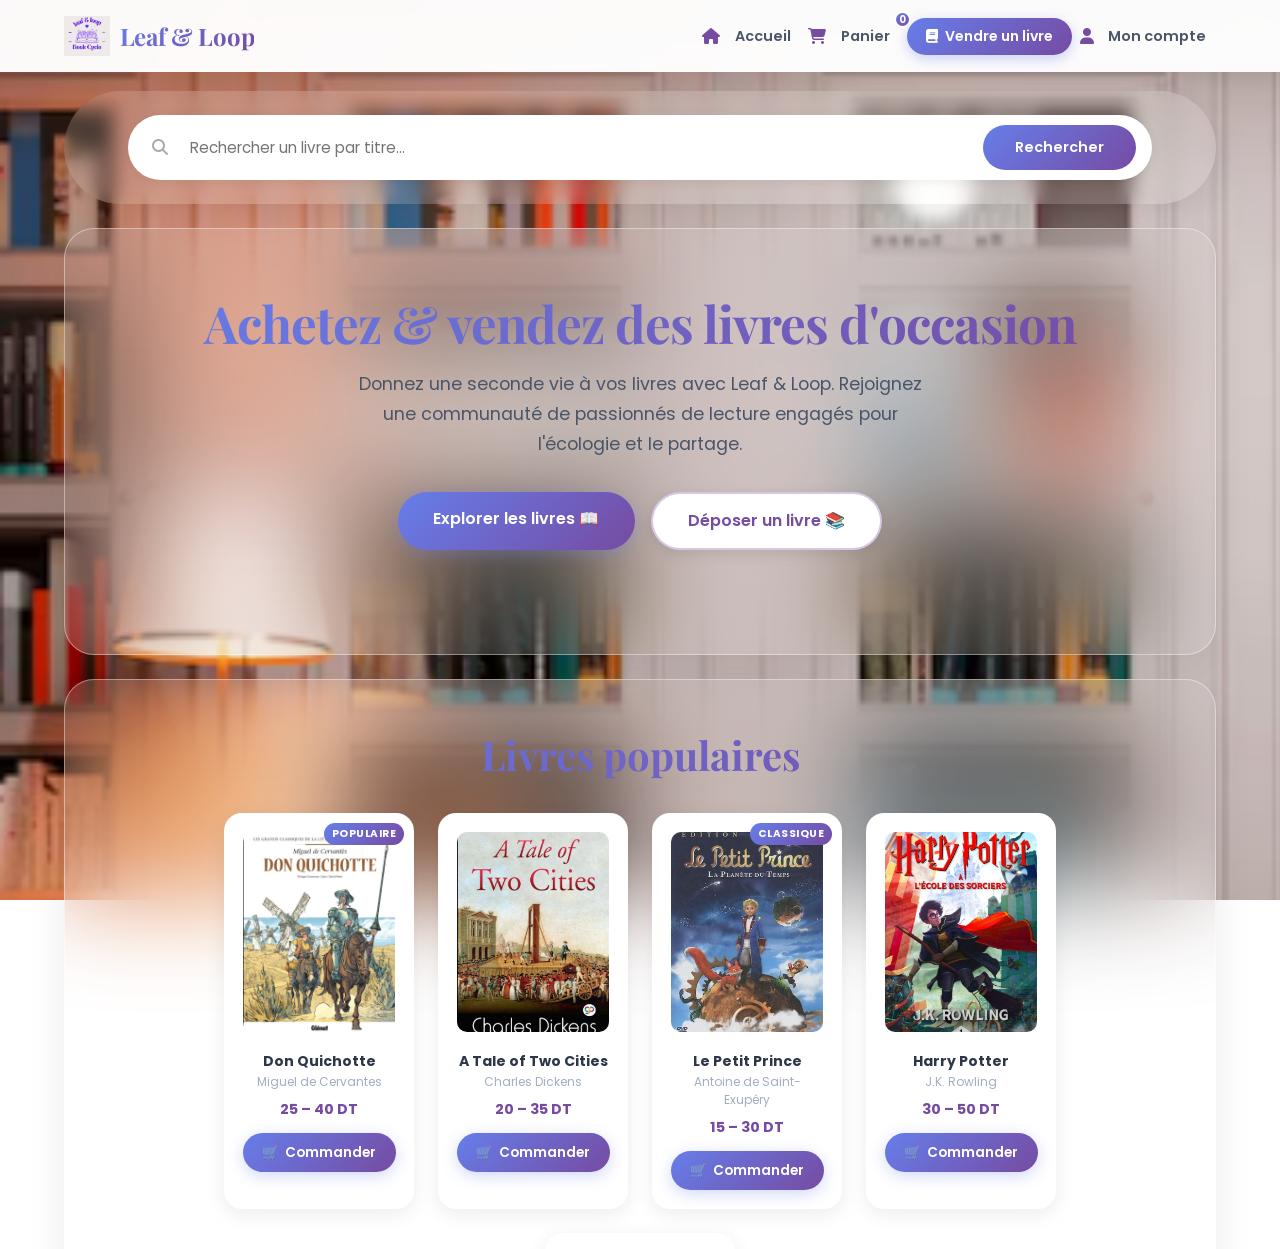
<file: index.html>
﻿<!doctype html>
<html lang="fr">
<head>
  <meta charset="utf-8">
  <meta http-equiv="refresh" content="0; url=code/acceuil2.html">
  <title>Marketplace de livres d'occasion</title>
</head>
<body>
  <p><a href="code/acceuil2.html">Ouvrir la marketplace</a></p>
</body>
</html>
</file>
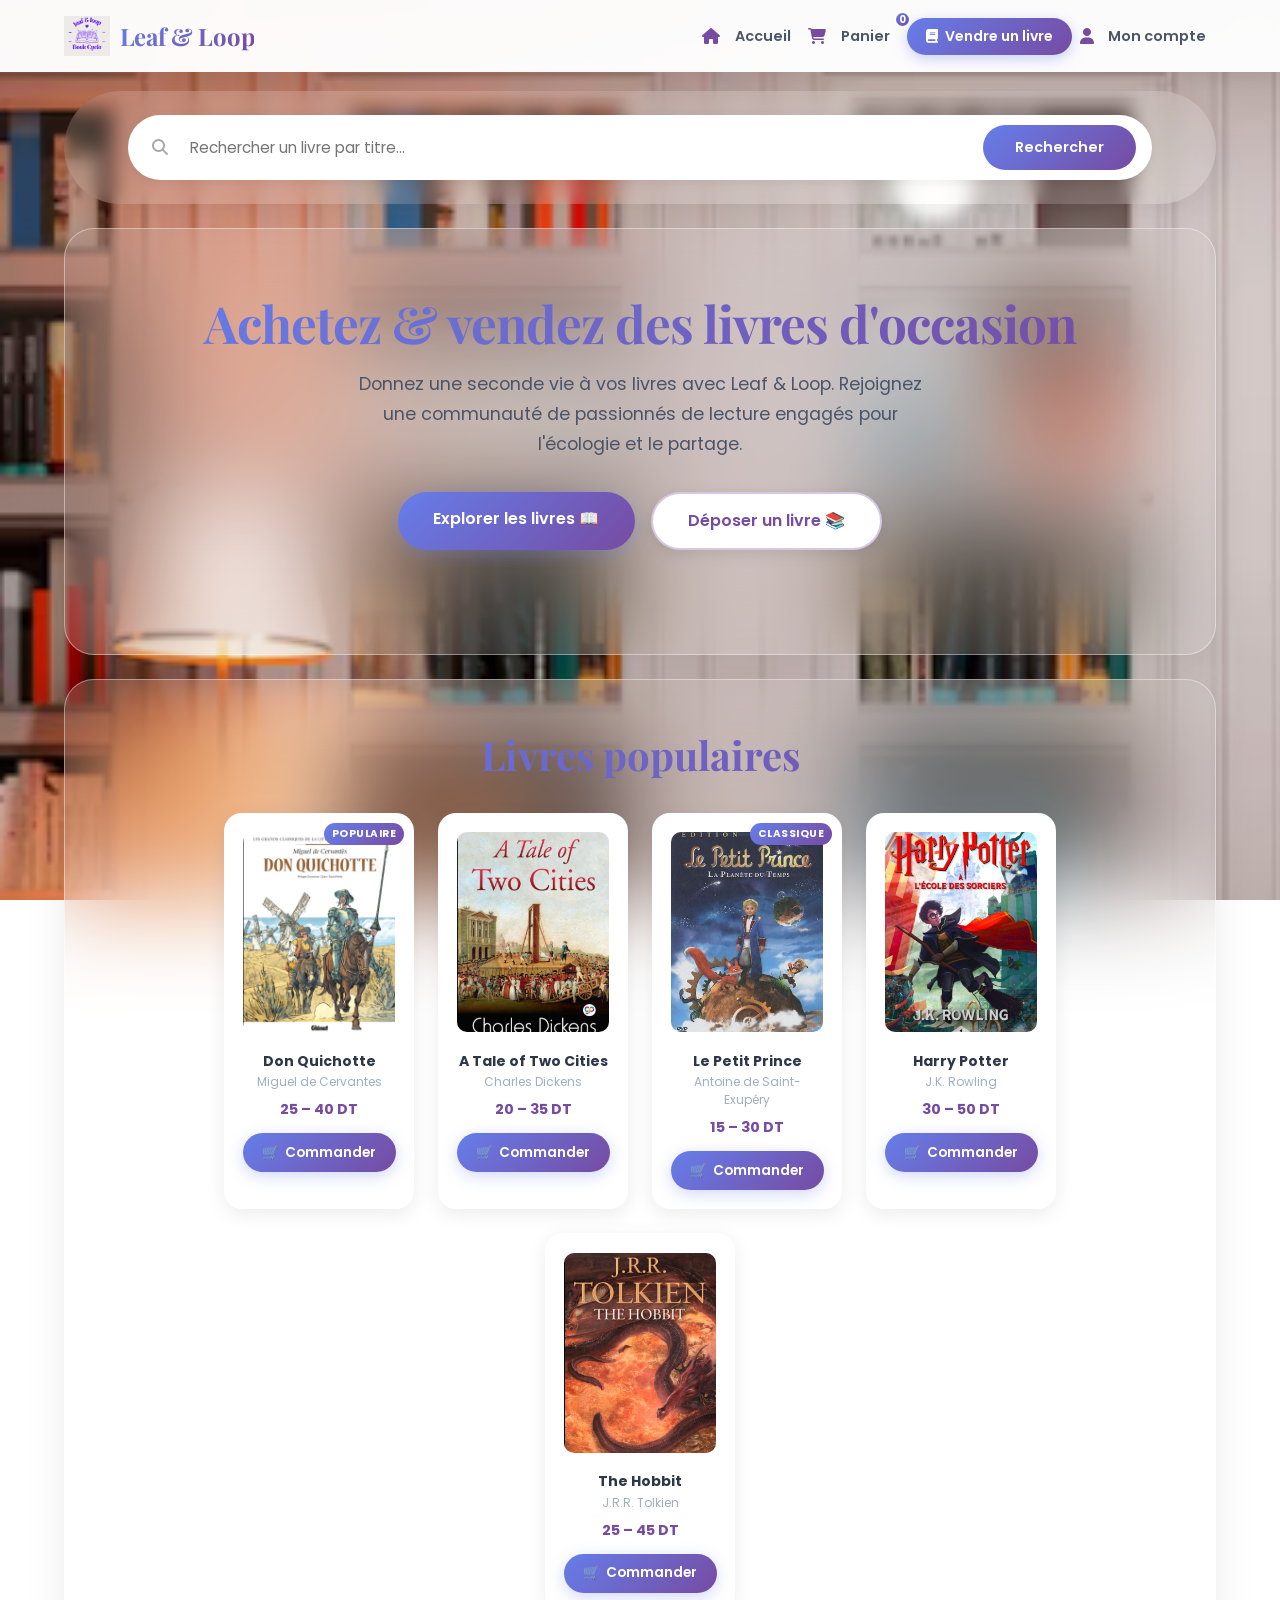
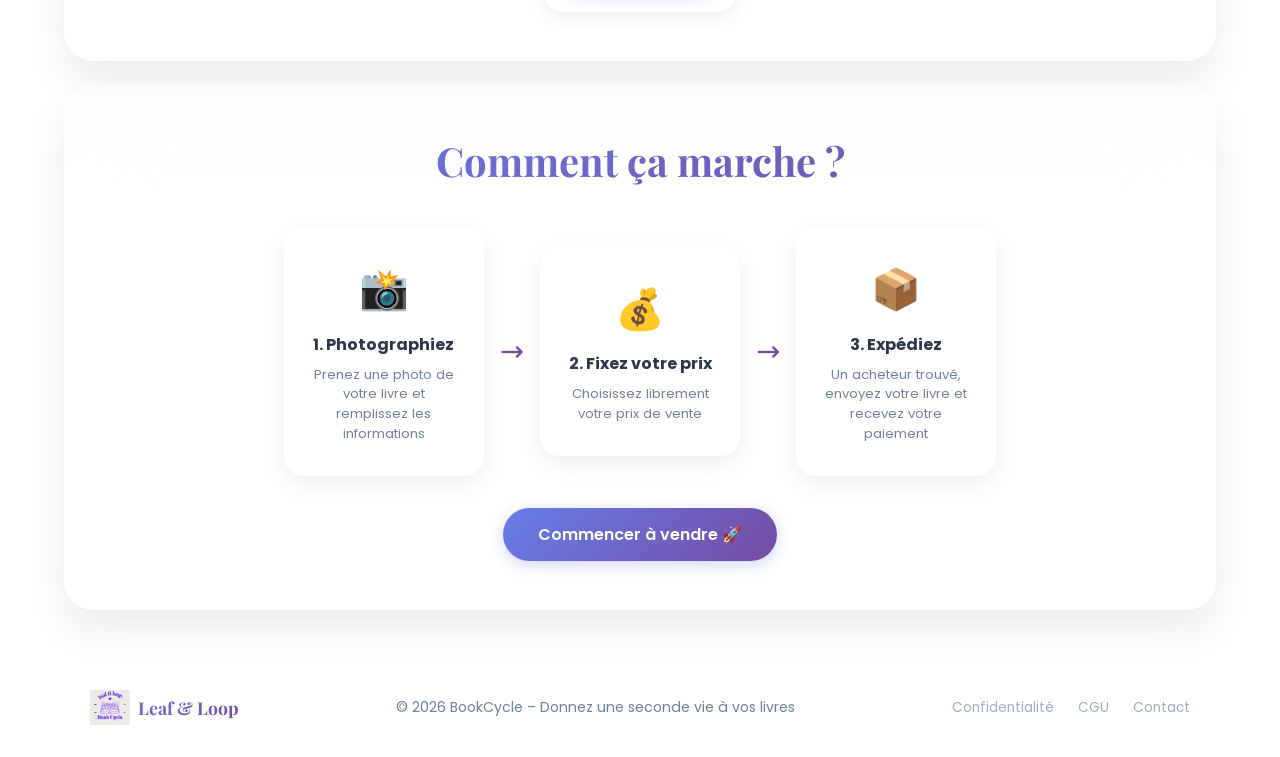
<file: code/acceuil2.html>
<!DOCTYPE html>
<html lang="fr">
<head>
    <meta charset="UTF-8">
    <meta name="viewport" content="width=device-width, initial-scale=1.0">
    <title>Leaf & Loop – Book Cycle</title>
    <script src="recherche.js"></script>
    <link rel="stylesheet" href="style2.css">
    <link rel="stylesheet" href="https://cdnjs.cloudflare.com/ajax/libs/font-awesome/6.5.0/css/all.min.css">
    <link href="https://fonts.googleapis.com/css2?family=Playfair+Display:ital,wght@0,400;0,700;1,400&family=Poppins:wght@300;400;500;600;700&display=swap" rel="stylesheet">
</head>
<body>
    <!-- NAVBAR -->
    <nav class="navbar">
        <div class="logo">
            <img src="logo2.png" alt="BookCycle Logo">
            <h1>Leaf &amp; Loop</h1>
        </div>
        <ul class="nav-links">
            <li>
                <i class="fa fa-home icon"></i>
                <a href="#">Accueil</a>
            </li>
            <li>
                <i class="fa fa-shopping-cart icon"></i>
                <a href="panier.html" style="position:relative;">
                    Panier
                    <span id="navCartCount" style="position:absolute;top:-8px;right:-12px;background:linear-gradient(135deg,#667eea,#764ba2);color:white;font-size:.62rem;font-weight:700;width:17px;height:17px;border-radius:50%;display:flex;align-items:center;justify-content:center;border:2px solid white;">0</span>
                </a>
            </li>
            <!-- NEW: Déposer un livre -->
            <li class="nav-sell">
                <a href="#id" class="btn-sell" onclick="openModal()">
                    <i class="fa fa-book icon-sell"></i>
                    Vendre un livre
                </a>
            </li>
            <li>
                <i class="fa fa-user icon"></i>
                <a href="contact.html">Mon compte</a>
            </li>
        </ul>
    </nav>

    <!-- SEARCH -->
    <div class="search-container">
        <div class="search-box">
            <i class="fa fa-search" style="color:#aaa; padding: 0 0.5rem;"></i>
            <input type="text" id="champRechercheAccueil" placeholder="Rechercher un livre par titre…">
            <button onclick="rechercherDisponibilite()">Rechercher</button>
        </div>
    </div>

    <!-- TOAST ACCUEIL -->
    <div id="toastAccueil" style="
        position:fixed; bottom:2rem; left:50%; transform:translateX(-50%) translateY(20px);
        background:#333; color:#fff; padding:.75rem 1.5rem; border-radius:2rem;
        font-size:.9rem; opacity:0; transition:all .3s ease; z-index:9999; pointer-events:none;
        white-space:nowrap;
    "></div>

    <!-- MODALE DISPONIBILITÉ -->
    <div id="modalDisponibilite" style="
        display:none; position:fixed; inset:0; background:rgba(0,0,0,.55);
        z-index:10000; align-items:center; justify-content:center;
    ">
        <div id="modalContenu" style="
            background:#fff; border-radius:1.5rem; padding:2.5rem 2rem;
            max-width:420px; width:90%; text-align:center;
            box-shadow:0 20px 60px rgba(0,0,0,.25); animation:slideUp .3s ease;
        "></div>
    </div>

    <style>
        #modalDisponibilite.active { display:flex !important; }
        #toastAccueil.show { opacity:1 !important; transform:translateX(-50%) translateY(0) !important; }
        @keyframes slideUp {
            from { opacity:0; transform:translateY(30px); }
            to   { opacity:1; transform:translateY(0); }
        }
        .modal-icon { font-size:3rem; margin-bottom:.75rem; }
        .modal-titre { font-family:'Playfair Display', serif; font-size:1.4rem; margin:.5rem 0; color:#2d3748; }
        .modal-message { color:#555; font-size:.95rem; line-height:1.6; margin:.5rem 0; }
        .modal-livre-nom { background:#f0f4ff; border-radius:.75rem; padding:.6rem 1rem; color:#4a5568; font-weight:600; margin:.75rem 0; font-size:.95rem; }
        .modal-suggestion { background:#fff8e1; border-radius:.75rem; padding:.6rem 1rem; color:#7a6000; font-size:.9rem; margin:.75rem 0; }
        .modal-actions { display:flex; gap:.75rem; justify-content:center; flex-wrap:wrap; margin-top:1.25rem; }
        .btn-modal-primary {
            background:linear-gradient(135deg,#667eea,#764ba2); color:#fff;
            padding:.65rem 1.4rem; border-radius:2rem; text-decoration:none;
            font-size:.9rem; font-weight:600; border:none; cursor:pointer;
            transition:opacity .2s;
        }
        .btn-modal-primary:hover { opacity:.85; }
        .btn-modal-secondary {
            background:transparent; color:#667eea; border:2px solid #667eea;
            padding:.6rem 1.3rem; border-radius:2rem; text-decoration:none;
            font-size:.9rem; font-weight:600; cursor:pointer; transition:all .2s;
        }
        .btn-modal-secondary:hover { background:#667eea; color:#fff; }
    </style>

    <!-- HERO -->
    <section class="hero">
        <h1>Achetez &amp; vendez des livres d'occasion</h1>
        <p>Donnez une seconde vie à vos livres avec Leaf &amp; Loop. Rejoignez une communauté de passionnés de lecture engagés pour l'écologie et le partage.</p>
        <div class="hero-actions">
            <a href="market.html" class="btn-primary">Explorer les livres 📖</a>
            <a href="deposé_livre.html" class="btn-secondary" onclick="openModal()">Déposer un livre 📚</a>
        </div>
       
    </section>

    <!-- POPULAR BOOKS -->
    <section id="s2">
        <h2>Livres populaires</h2>
        <div class="book-container">
            <div class="book-card">
                <div class="book-badge">Populaire</div>
                <img src="livre1.png" alt="Don Quichotte">
                <h3>Don Quichotte</h3>
                <p class="book-author">Miguel de Cervantes</p>
                <p class="book-price">25 – 40 DT</p>
                <button class="btn-primary btn-card" onclick="addToCartAndNotify('don-quichotte', this)">
                    <span>🛒</span> Commander
                </button>
            </div>
            <div class="book-card">
                <img src="livre2.png" alt="A Tale of Two Cities">
                <h3>A Tale of Two Cities</h3>
                <p class="book-author">Charles Dickens</p>
                <p class="book-price">20 – 35 DT</p>
                <button class="btn-primary btn-card" onclick="addToCartAndNotify('two-cities', this)">
                    <span>🛒</span> Commander
                </button>
            </div>
            <div class="book-card">
                <div class="book-badge">Classique</div>
                <img src="livre3.png" alt="Le Petit Prince">
                <h3>Le Petit Prince</h3>
                <p class="book-author">Antoine de Saint-Exupéry</p>
                <p class="book-price">15 – 30 DT</p>
                <button class="btn-primary btn-card" onclick="addToCartAndNotify('petit-prince', this)">
                    <span>🛒</span> Commander
                </button>
            </div>
            <div class="book-card">
                <img src="livre4.png" alt="Harry Potter">
                <h3>Harry Potter</h3>
                <p class="book-author">J.K. Rowling</p>
                <p class="book-price">30 – 50 DT</p>
                <button class="btn-primary btn-card" onclick="addToCartAndNotify('harry-potter', this)">
                    <span>🛒</span> Commander
                </button>
            </div>
            <div class="book-card">
                <img src="livre5.png" alt="The Hobbit">
                <h3>The Hobbit</h3>
                <p class="book-author">J.R.R. Tolkien</p>
                <p class="book-price">25 – 45 DT</p>
                <button class="btn-primary btn-card" onclick="addToCartAndNotify('hobbit', this)">
                    <span>🛒</span> Commander
                </button>
            </div>
        </div>
    </section>

    <!-- HOW IT WORKS -->
    <section class="how-it-works" id="id">
        <h2>Comment ça marche ?</h2>
        <div class="steps">
            <div class="step">
                <div class="step-icon">📸</div>
                <h4>1. Photographiez</h4>
                <p>Prenez une photo de votre livre et remplissez les informations</p>
            </div>
            <div class="step-arrow">→</div>
            <div class="step">
                <div class="step-icon">💰</div>
                <h4>2. Fixez votre prix</h4>
                <p>Choisissez librement votre prix de vente</p>
            </div>
            <div class="step-arrow">→</div>
            <div class="step">
                <div class="step-icon">📦</div>
                <h4>3. Expédiez</h4>
                <p>Un acheteur trouvé, envoyez votre livre et recevez votre paiement</p>
            </div>
        </div>
        <button class="btn-primary" onclick="openModal()" style="margin-top:2rem; border:none; cursor:pointer; font-size:1rem;">
            <a href="deposé_livre.html" style="text-decoration: none;color:white">Commencer à vendre 🚀</a>
        </button>
    </section>

    <!-- FOOTER -->
    <footer>
        <div class="footer-inner">
            <div class="footer-logo">
                <img src="logo2.png" alt="logo" width="40">
                <span>Leaf &amp; Loop</span>
            </div>
            <p>© 2026 BookCycle – Donnez une seconde vie à vos livres</p>
            <div class="footer-links">
                <a href="#">Confidentialité</a>
                <a href="#">CGU</a>
                <a href="contact.html">Contact</a>
            </div>
        </div>
    </footer>

    
    <script>
        function openModal() {
            document.getElementById('sellModal').classList.add('active');
            document.body.style.overflow = 'hidden';
        }
        function closeModal() {
            document.getElementById('sellModal').classList.remove('active');
            document.body.style.overflow = '';
        }
        function closeOnBackdrop(e) {
            if (e.target === document.getElementById('sellModal')) closeModal();
        }
        function previewPhoto(e) {
            const file = e.target.files[0];
            if (!file) return;
            const prev = document.getElementById('photoPreview');
            prev.src = URL.createObjectURL(file);
            prev.style.display = 'block';
        }
        function submitBook(e) {
            e.preventDefault();
            closeModal();
            const toast = document.getElementById('toast');
            toast.classList.add('show');
            setTimeout(() => toast.classList.remove('show'), 3500);
        }
        document.addEventListener('keydown', e => { if (e.key === 'Escape') closeModal(); });
    </script>

    <!-- ── CART LOGIC ── -->
    <script>
        const BOOKS = {
            "don-quichotte": { title:"Don Quichotte",        author:"Miguel de Cervantes",      price:32, condition:"Très bon état", img:"livre1.png" },
            "two-cities":    { title:"A Tale of Two Cities",  author:"Charles Dickens",          price:27, condition:"Bon état",      img:"livre2.png" },
            "petit-prince":  { title:"Le Petit Prince",       author:"Antoine de Saint-Exupéry", price:22, condition:"Comme neuf",   img:"livre3.png" },
            "harry-potter":  { title:"Harry Potter",          author:"J.K. Rowling",             price:40, condition:"Bon état",      img:"livre4.png" },
            "hobbit":        { title:"The Hobbit",             author:"J.R.R. Tolkien",           price:35, condition:"Très bon état", img:"livre5.png" },
        };

        function getCart() { return JSON.parse(localStorage.getItem('leafloop_cart') || '[]'); }
        function saveCart(c) { localStorage.setItem('leafloop_cart', JSON.stringify(c)); }

        function updateNavBadge() {
            const total = getCart().reduce((s,i) => s + i.qty, 0);
            const badge = document.getElementById('navCartCount');
            if (badge) badge.textContent = total;
        }

        function addToCartAndNotify(bookId, btn) {
            const book = BOOKS[bookId];
            if (!book) return;
            let cart = getCart();
            const existing = cart.find(i => i.id === bookId);
            if (existing) { existing.qty++; }
            else { cart.push({ id: bookId, qty: 1, ...book }); }
            saveCart(cart);
            updateNavBadge();

            // Button feedback
            const orig = btn.innerHTML;
            btn.innerHTML = '<span>✅</span> Ajouté !';
            btn.style.background = 'linear-gradient(135deg,#48bb78,#38a169)';
            setTimeout(() => { btn.innerHTML = orig; btn.style.background = ''; }, 900);

            // Go to panier
            setTimeout(() => { window.location.href = 'panier.html'; }, 5000);
        }

        // Init badge on load
        updateNavBadge();
    </script>

</body>
</html>
</file>
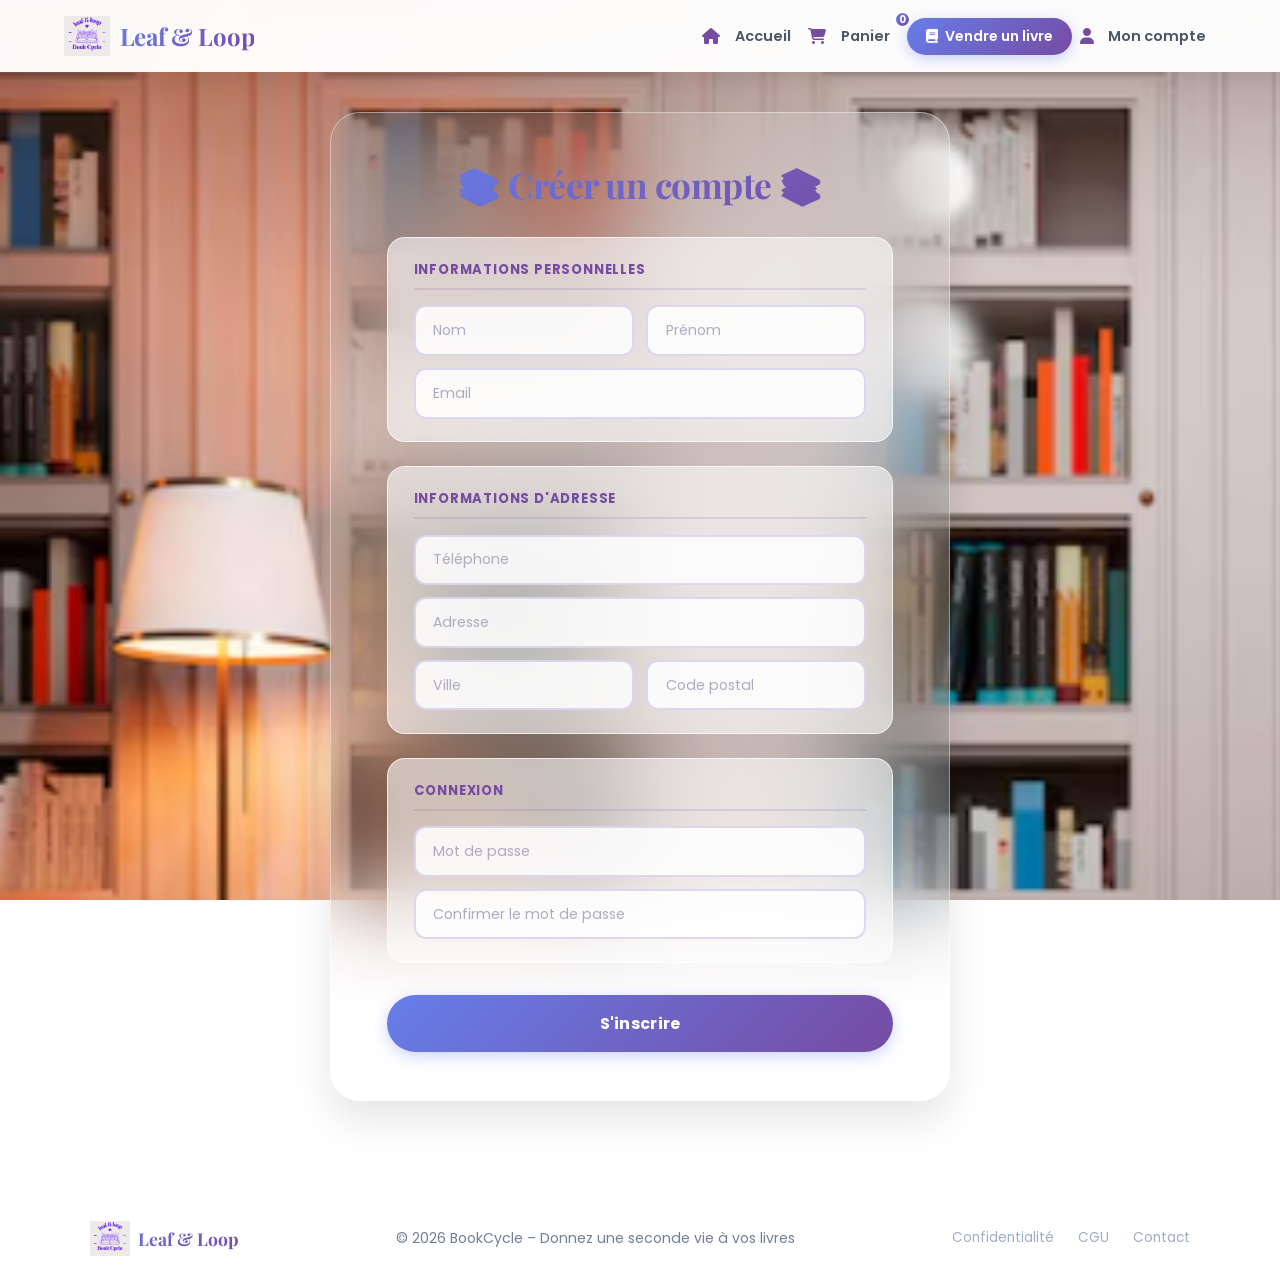
<file: code/contact.html>
<!DOCTYPE html>
<html lang="fr">
<head>
<meta charset="UTF-8">
<title>Inscription - BookCycle</title>
<link rel="stylesheet" href="contact.css">
<link rel="stylesheet" href="https://cdnjs.cloudflare.com/ajax/libs/font-awesome/6.5.0/css/all.min.css">
<link href="https://fonts.googleapis.com/css2?family=Playfair+Display:ital,wght@0,400;0,700;1,400&family=Poppins:wght@300;400;500;600;700&display=swap" rel="stylesheet">
<style>
  .error-msg {
    color: #e53935;
    font-size: 12px;
    margin-top: 4px;
    display: none;
  }
  input.invalid {
    border: 1.5px solid #e53935 !important;
  }
  input.valid {
    border: 1.5px solid #43a047 !important;
  }
</style>
</head>
<body>
    <!-- NAVBAR -->
    <nav class="navbar">
        <div class="logo">
            <img src="logo2.png" alt="BookCycle Logo">
            <h1>Leaf &amp; Loop</h1>
        </div>
        <ul class="nav-links">
            <li>
                <i class="fa fa-home icon"></i>
                <a href="acceuil2.html">Accueil</a>
            </li>
            <li>
                <i class="fa fa-shopping-cart icon"></i>
                <a href="panier.html" style="position:relative;">
                    Panier
                    <span id="navCartCount" style="position:absolute;top:-8px;right:-12px;background:linear-gradient(135deg,#667eea,#764ba2);color:white;font-size:.62rem;font-weight:700;width:17px;height:17px;border-radius:50%;display:flex;align-items:center;justify-content:center;border:2px solid white;">0</span>
                </a>
            </li>
            <!-- NEW: Déposer un livre -->
            <li class="nav-sell">
                <a href="deposé_livre.html" class="btn-sell">
                    <i class="fa fa-book icon-sell"></i>
                    Vendre un livre
                </a>
            </li>
            <li>
                <i class="fa fa-user icon"></i>
                <a href="contact.html">Mon compte</a>
            </li>
        </ul>
    </nav>

<section class="form-section">

    <form class="form-container" id="registerForm" onsubmit="validerFormulaire(event)">

        <h2>📚 Créer un compte 📚</h2>

        <!-- 1. Informations personnelles -->
        <div class="form-group">
            <h3>Informations personnelles</h3>

            <div class="input-row">
                <div>
                  <input type="text" id="nom" placeholder="Nom" required>
                  <span class="error-msg" id="err-nom">Le nom doit contenir au moins 2 caractères.</span>
                </div>
                <div>
                  <input type="text" id="prenom" placeholder="Prénom" required>
                  <span class="error-msg" id="err-prenom">Le prénom doit contenir au moins 2 caractères.</span>
                </div>
            </div>

            <input type="email" id="email" placeholder="Email" required>
            <span class="error-msg" id="err-email">Veuillez entrer un email valide (ex: exemple@mail.com).</span>
        </div>

        <!-- 2. Adresse -->
        <div class="form-group">
            <h3>Informations d'adresse</h3>

            <input type="text" id="telephone" placeholder="Téléphone" required>
            <span class="error-msg" id="err-telephone">Le téléphone doit contenir 8 chiffres.</span>

            <input type="text" id="adresse" placeholder="Adresse" required>
            <span class="error-msg" id="err-adresse">L'adresse ne peut pas être vide.</span>

            <div class="input-row">
                <div>
                  <input type="text" id="ville" placeholder="Ville" required>
                  <span class="error-msg" id="err-ville">La ville ne peut pas être vide.</span>
                </div>
                <div>
                  <input type="text" id="codepostal" placeholder="Code postal" required>
                  <span class="error-msg" id="err-codepostal">Le code postal doit contenir 4 chiffres.</span>
                </div>
            </div>
        </div>

        <!-- 3. Connexion -->
        <div class="form-group">
            <h3>Connexion</h3>

            <input type="password" id="motdepasse" placeholder="Mot de passe" required>
            <span class="error-msg" id="err-motdepasse">Le mot de passe doit contenir au moins 6 caractères.</span>

            <input type="password" id="confirmer" placeholder="Confirmer le mot de passe" required>
            <span class="error-msg" id="err-confirmer">Les mots de passe ne correspondent pas.</span>
        </div>

        <button type="submit">S'inscrire</button>

    </form>

</section>

<!-- FOOTER -->
    <footer>
        <div class="footer-inner">
            <div class="footer-logo">
                <img src="logo2.png" alt="logo" width="40">
                <span>Leaf &amp; Loop</span>
            </div>
            <p>© 2026 BookCycle – Donnez une seconde vie à vos livres</p>
            <div class="footer-links">
                <a href="#">Confidentialité</a>
                <a href="#">CGU</a>
                <a href="contact.html">Contact</a>
            </div>
        </div>
    </footer>

<script>
  // Afficher ou cacher un message d'erreur
  function afficherErreur(id, afficher) {
    var msg = document.getElementById("err-" + id);
    var input = document.getElementById(id);
    if (afficher) {
      msg.style.display = "block";
      input.classList.add("invalid");
      input.classList.remove("valid");
    } else {
      msg.style.display = "none";
      input.classList.remove("invalid");
      input.classList.add("valid");
    }
  }

  // Validation au moment de la soumission
  function validerFormulaire(event) {
    event.preventDefault();
    var valide = true;

    // Nom (min 2 caractères, lettres seulement)
    var nom = document.getElementById("nom").value.trim();
    if (nom.length < 2) {
      afficherErreur("nom", true); valide = false;
    } else {
      afficherErreur("nom", false);
    }

    // Prénom (min 2 caractères)
    var prenom = document.getElementById("prenom").value.trim();
    if (prenom.length < 2) {
      afficherErreur("prenom", true); valide = false;
    } else {
      afficherErreur("prenom", false);
    }

    // Email (format valide)
    var email = document.getElementById("email").value.trim();
    var emailRegex = /^[^\s@]+@[^\s@]+\.[^\s@]+$/;
    if (!emailRegex.test(email)) {
      afficherErreur("email", true); valide = false;
    } else {
      afficherErreur("email", false);
    }

    // Téléphone (8 chiffres)
    var tel = document.getElementById("telephone").value.trim();
    var telRegex = /^\d{8}$/;
    if (!telRegex.test(tel)) {
      afficherErreur("telephone", true); valide = false;
    } else {
      afficherErreur("telephone", false);
    }

    // Adresse (non vide)
    var adresse = document.getElementById("adresse").value.trim();
    if (adresse.length === 0) {
      afficherErreur("adresse", true); valide = false;
    } else {
      afficherErreur("adresse", false);
    }

    // Ville (non vide)
    var ville = document.getElementById("ville").value.trim();
    if (ville.length === 0) {
      afficherErreur("ville", true); valide = false;
    } else {
      afficherErreur("ville", false);
    }

    // Code postal (4 chiffres)
    var cp = document.getElementById("codepostal").value.trim();
    var cpRegex = /^\d{4}$/;
    if (!cpRegex.test(cp)) {
      afficherErreur("codepostal", true); valide = false;
    } else {
      afficherErreur("codepostal", false);
    }

    // Mot de passe (min 6 caractères)
    var mdp = document.getElementById("motdepasse").value;
    if (mdp.length < 6) {
      afficherErreur("motdepasse", true); valide = false;
    } else {
      afficherErreur("motdepasse", false);
    }

    // Confirmation mot de passe
    var conf = document.getElementById("confirmer").value;
    if (conf !== mdp) {
      afficherErreur("confirmer", true); valide = false;
    } else {
      afficherErreur("confirmer", false);
    }

    // Si tout est valide
    if (valide) {
      alert("✅ Inscription réussie ! Bienvenue sur BookCycle.");
      document.getElementById("registerForm").reset();
      // Réinitialiser les styles verts
      document.querySelectorAll("input").forEach(function(input) {
        input.classList.remove("valid");
      });
    }
  }

  // Validation en temps réel à chaque saisie
  document.getElementById("nom").addEventListener("input", function() {
    afficherErreur("nom", this.value.trim().length < 2);
  });
  document.getElementById("prenom").addEventListener("input", function() {
    afficherErreur("prenom", this.value.trim().length < 2);
  });
  document.getElementById("email").addEventListener("input", function() {
    var emailRegex = /^[^\s@]+@[^\s@]+\.[^\s@]+$/;
    afficherErreur("email", !emailRegex.test(this.value.trim()));
  });
  document.getElementById("telephone").addEventListener("input", function() {
    afficherErreur("telephone", !/^\d{8}$/.test(this.value.trim()));
  });
  document.getElementById("adresse").addEventListener("input", function() {
    afficherErreur("adresse", this.value.trim().length === 0);
  });
  document.getElementById("ville").addEventListener("input", function() {
    afficherErreur("ville", this.value.trim().length === 0);
  });
  document.getElementById("codepostal").addEventListener("input", function() {
    afficherErreur("codepostal", !/^\d{4}$/.test(this.value.trim()));
  });
  document.getElementById("motdepasse").addEventListener("input", function() {
    afficherErreur("motdepasse", this.value.length < 6);
  });
  document.getElementById("confirmer").addEventListener("input", function() {
    var mdp = document.getElementById("motdepasse").value;
    afficherErreur("confirmer", this.value !== mdp);
  });
</script>

</body>
</html>
</file>
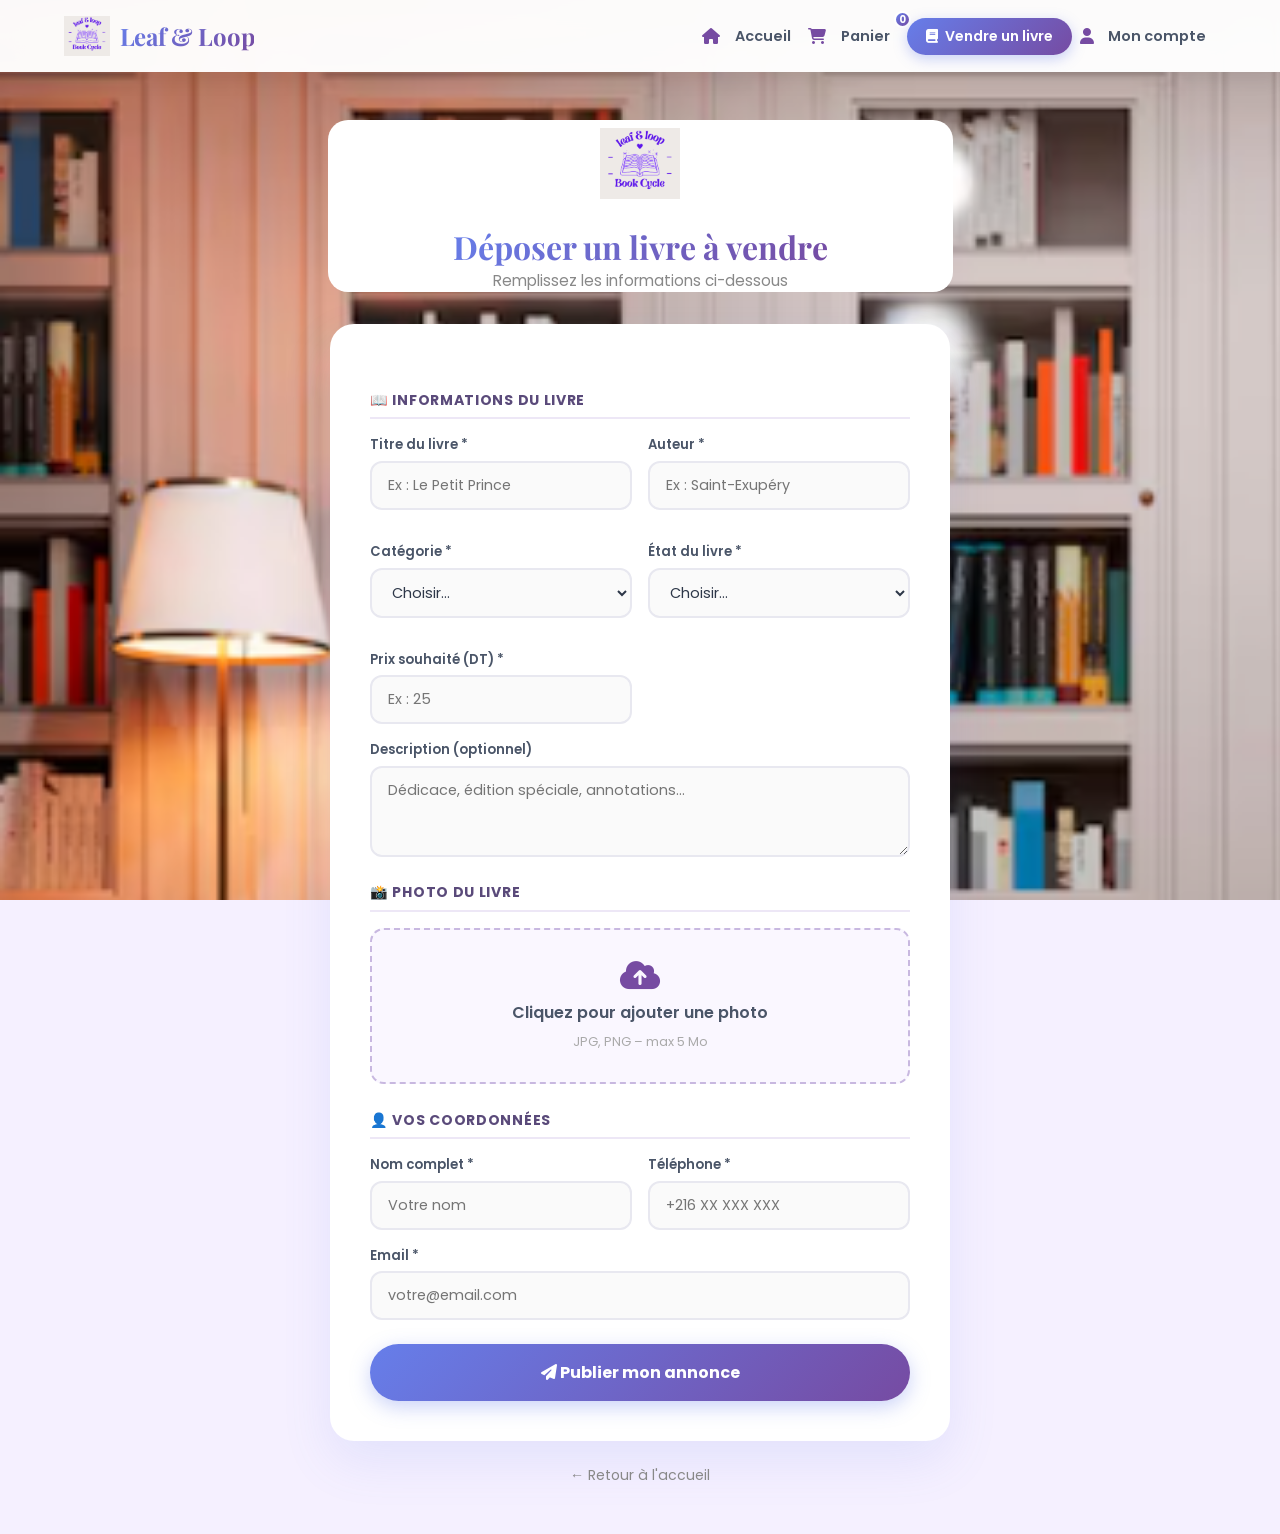
<file: code/deposé_livre.html>
<!DOCTYPE html>
<html lang="fr">
<head>
    <meta charset="UTF-8">
    <meta name="viewport" content="width=device-width, initial-scale=1.0">
    <title>Déposer un livre – Leaf & Loop</title>
    <link rel="stylesheet" href="https://cdnjs.cloudflare.com/ajax/libs/font-awesome/6.5.0/css/all.min.css">
    <link href="https://fonts.googleapis.com/css2?family=Playfair+Display:wght@700&family=Poppins:wght@300;400;600&display=swap" rel="stylesheet">
    <link rel="stylesheet" href="déposé_livre.css">
</head>
<body >
    <!-- NAVBAR -->
<nav class="navbar">
    <div class="logo">
        <img src="logo2.png" alt="BookCycle Logo">
        <h1>Leaf &amp; Loop</h1>
    </div>
    <ul class="nav-links">
        <li>
            <i class="fa fa-home icon"></i>
            <a href="acceuil2.html">Accueil</a>
        </li>
        <li>
            <i class="fa fa-shopping-cart icon"></i>
            <a href="panier.html" style="position:relative;">
                Panier
                <span id="navCartCount" style="position:absolute;top:-8px;right:-12px;background:linear-gradient(135deg,#667eea,#764ba2);color:white;font-size:.62rem;font-weight:700;width:17px;height:17px;border-radius:50%;display:flex;align-items:center;justify-content:center;border:2px solid white;">0</span>
            </a>
        </li>
        <li class="nav-sell">
            <a href="deposé_livre.html" class="btn-sell">
                <i class="fa fa-book icon-sell"></i>
                Vendre un livre
            </a>
        </li>
        <li>
            <i class="fa fa-user icon"></i>
            <a href="contact.html">Mon compte</a>
        </li>
    </ul>
</nav>

<div class="page-content">
    <!-- En-tête -->
    <div class="page-header">
        <div class="icon"><a href="acceuil2.html" ><img src="logo2.png" style="width:80px; height: 80px; padding-top: 8px; padding-bottom: 1px;"></a></div>
        <h1>Déposer un livre à vendre</h1>
        <p>Remplissez les informations ci-dessous</p>
    </div>

    <!-- Formulaire -->
    <div class="card">
        <form action="#" method="post" enctype="multipart/form-data">

            <!-- SECTION 1 : Informations du livre -->
            <div class="section-title">📖 Informations du livre</div>

            <div class="row">
                <div class="field">
                    <label for="titre">Titre du livre *</label>
                    <input id="titre" type="text" name="titre" placeholder="Ex : Le Petit Prince" required>
                </div>
                <div class="field">
                    <label for="auteur">Auteur *</label>
                    <input id="auteur" type="text" name="auteur" placeholder="Ex : Saint-Exupéry" required>
                </div>
                <div class="field">
                    <label for="categorie">Catégorie *</label>
                    <select id="categorie" name="categorie" required>
                        <option value="">Choisir…</option>
                        <option>📖 Roman</option>
                        <option>🎓 Architecture</option>
                        <option>🔬 Science</option>
                        <option>🎨 Arts</option>
                    </select>
                </div>
                <div class="field">
                    <label for="etat">État du livre *</label>
                    <select id="etat" name="etat" required>
                        <option value="">Choisir…</option>
                        <option>⭐⭐⭐⭐⭐ Comme neuf</option>
                        <option>⭐⭐⭐⭐ Très bon état</option>
                        <option>⭐⭐⭐ Bon état</option>
                        <option>⭐⭐ État correct</option>
                    </select>
                </div>
                <div class="field">
                    <label for="prix">Prix souhaité (DT) *</label>
                    <input id="prix" type="number" name="prix" placeholder="Ex : 25" min="1" required>
                </div>
            </div>

            <div class="field">
                <label for="description">Description (optionnel)</label>
                <textarea id="description" name="description" rows="3" placeholder="Dédicace, édition spéciale, annotations…"></textarea>
            </div>

            <!-- SECTION 2 : Photo -->
            <div class="section-title">📸 Photo du livre</div>

            <label for="photoInput">
                <div class="upload-zone">
                    <i class="fa fa-cloud-upload-alt"></i>
                    <p>Cliquez pour ajouter une photo</p>
                    <span>JPG, PNG – max 5 Mo</span>
                </div>
            </label>
            <input type="file" id="photoInput" name="photo" accept="image/*"
                   style="display:none"
                   onchange="
                     var prev = document.getElementById('photoPreview');
                     prev.src = URL.createObjectURL(this.files[0]);
                     prev.style.display = 'block';
                   ">
            <img id="photoPreview" alt="Aperçu de la photo">

            <!-- SECTION 3 : Coordonnées du vendeur -->
            <div class="section-title">👤 Vos coordonnées</div>

            <div class="row">
                <div class="field">
                    <label for="nom">Nom complet *</label>
                    <input id="nom" type="text" name="nom" placeholder="Votre nom" required>
                </div>
                <div class="field">
                    <label for="tel">Téléphone *</label>
                    <input id="tel" type="tel" name="telephone" placeholder="+216 XX XXX XXX" required>
                </div>
            </div>
            <div class="field">
                <label for="email">Email *</label>
                <input id="email" type="email" name="email" placeholder="votre@email.com" required>
            </div>

            <!-- Bouton -->
            <button type="submit" class="btn-submit">
                <i class="fa fa-paper-plane"></i> Publier mon annonce
            </button>

        </form>
    </div>

    <a href="acceuil2.html" class="back-link">← Retour à l'accueil</a>

</div><!-- /.page-content -->

</body>
</html>
</file>
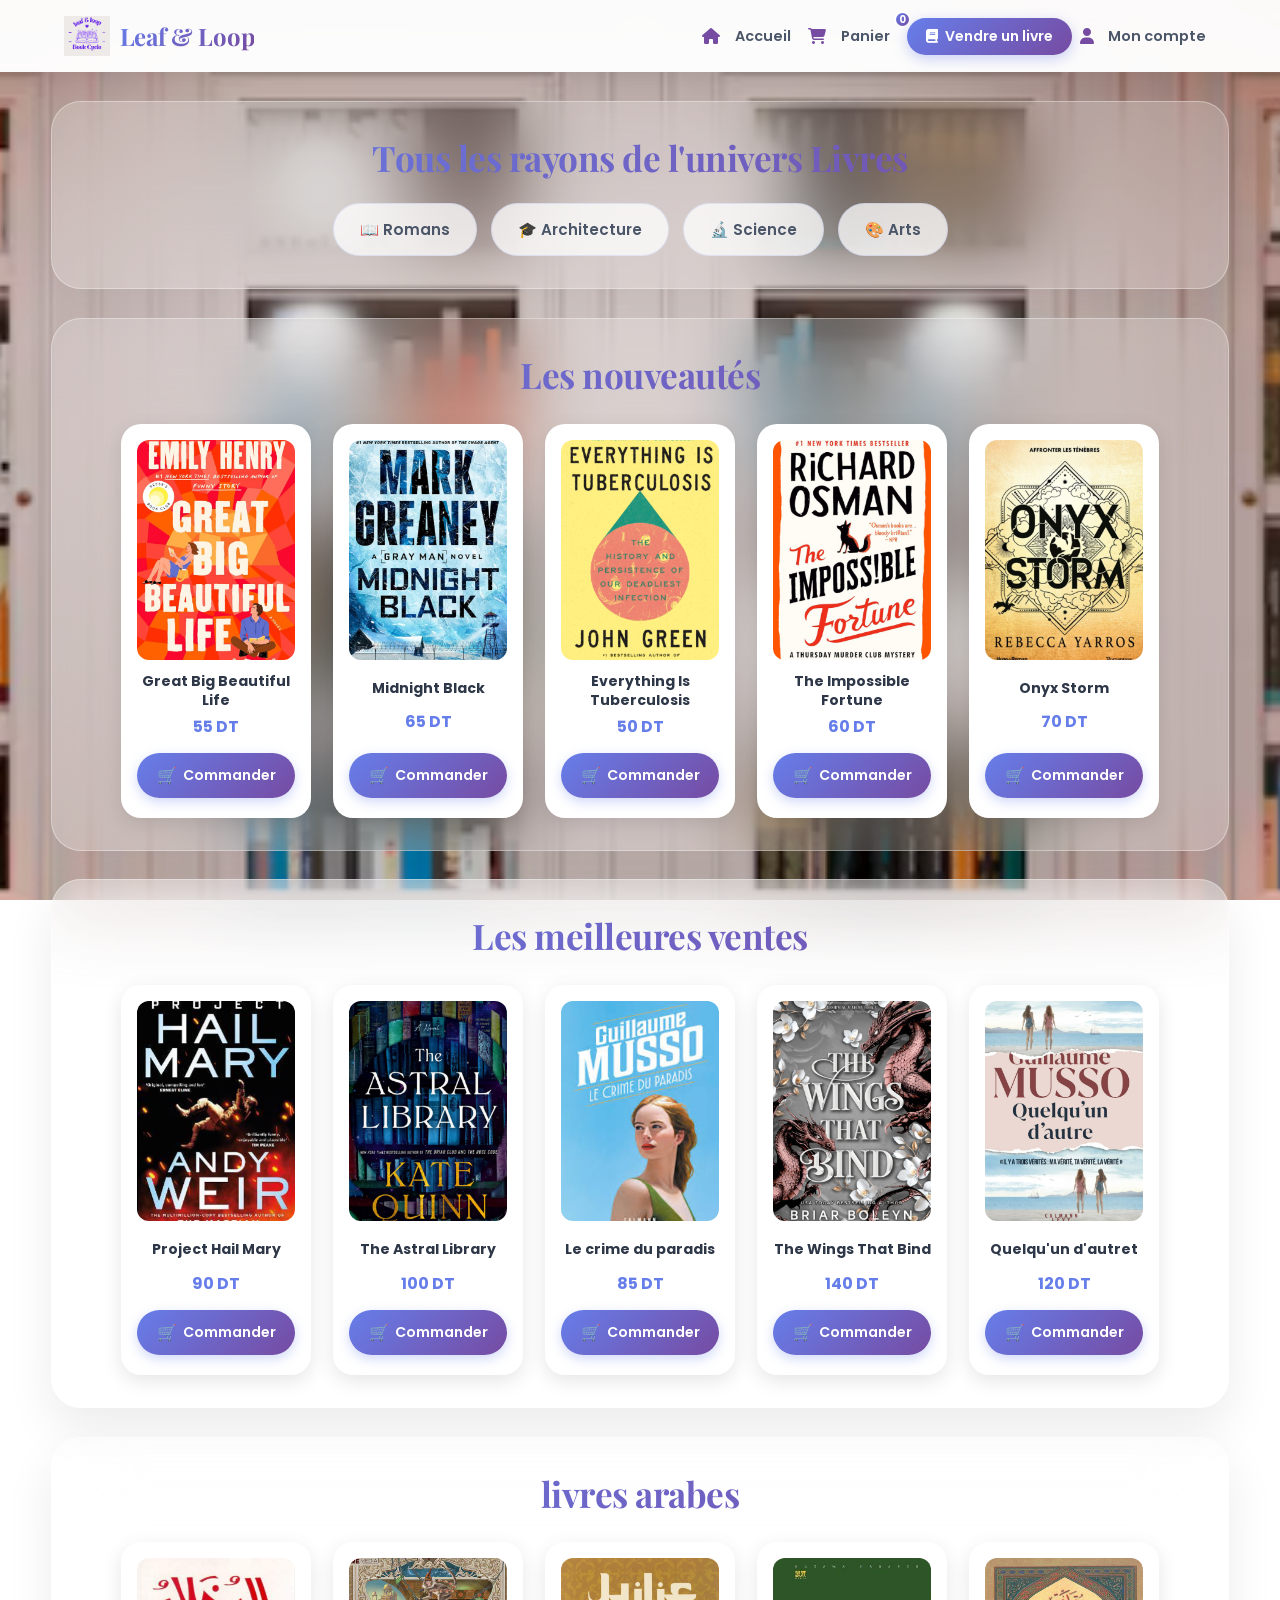
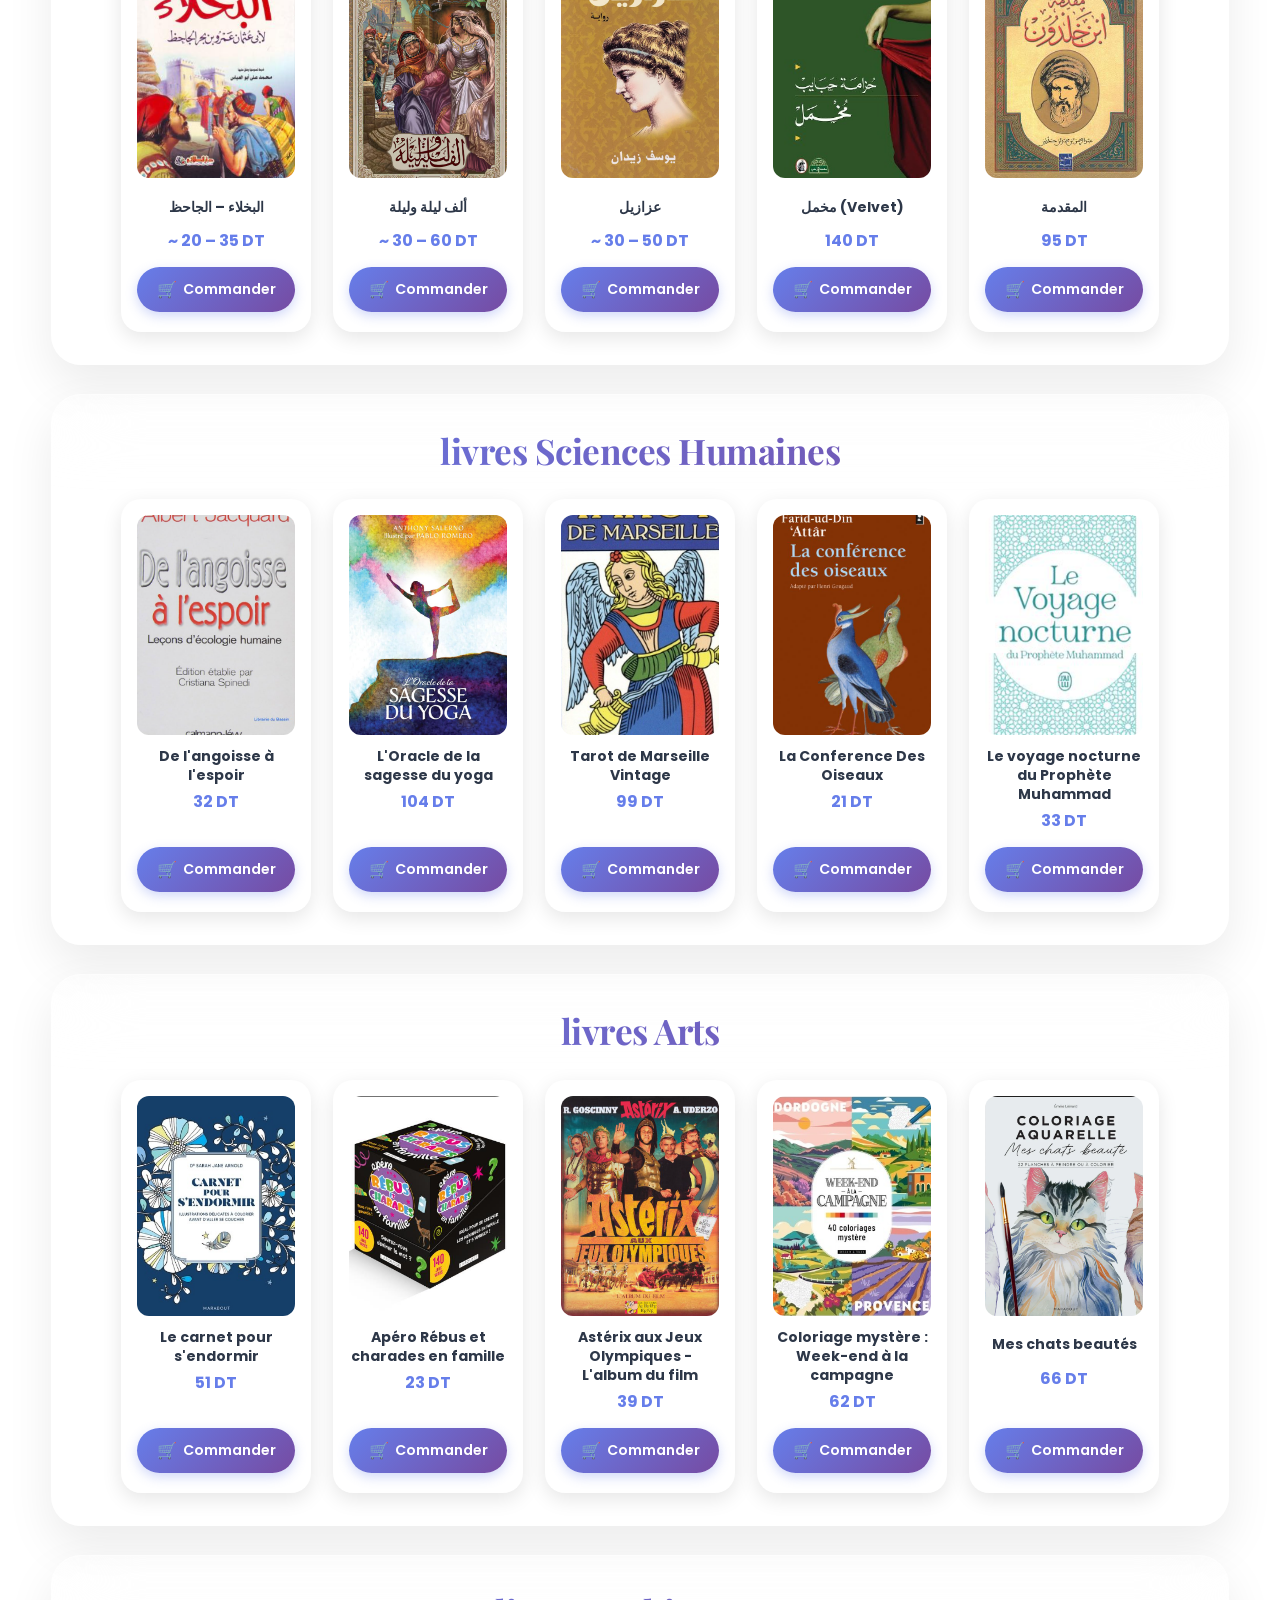
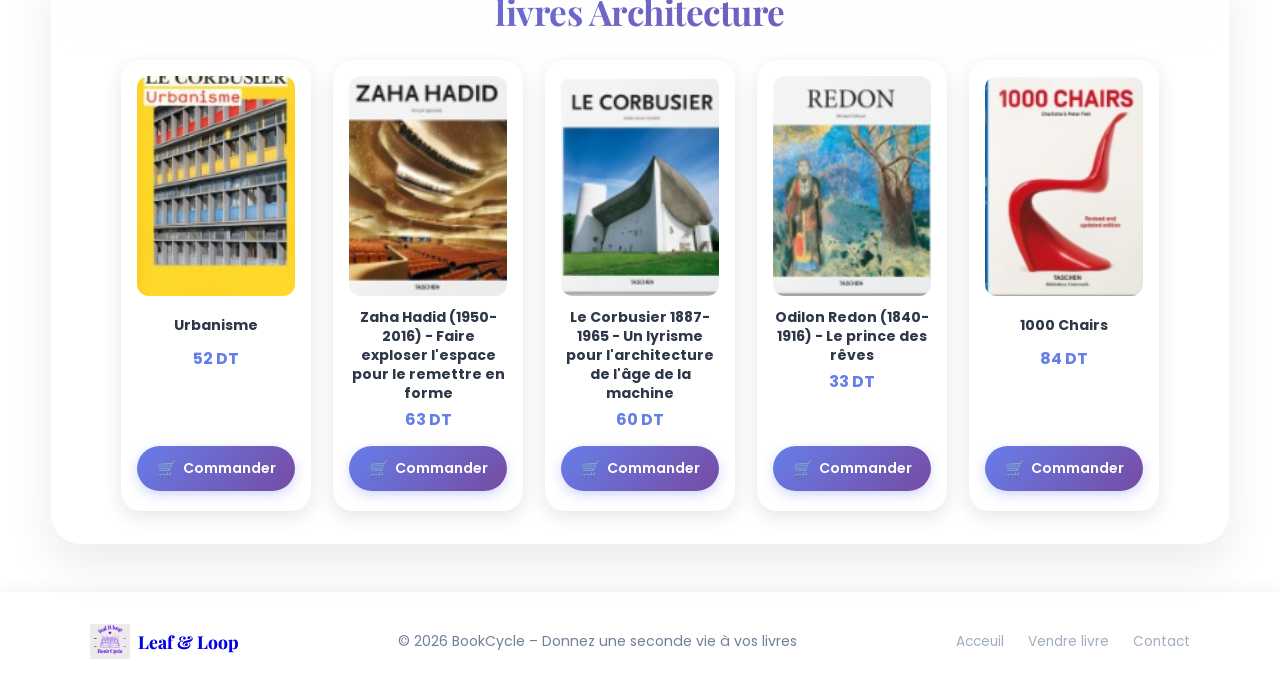
<file: code/market.html>
<!DOCTYPE html>
<html lang="fr">
<head>
<meta charset="UTF-8">
<title>Marketplace - BookCycle</title>
<link rel="stylesheet" href="market.css">
<link rel="stylesheet" href="https://cdnjs.cloudflare.com/ajax/libs/font-awesome/6.5.0/css/all.min.css">
<link href="https://fonts.googleapis.com/css2?family=Playfair+Display:ital,wght@0,400;0,600;0,700;1,400&family=Poppins:wght@300;400;500;600;700&display=swap" rel="stylesheet">
</head>
<body>

<!-- NAVBAR -->
<nav class="navbar">
    <div class="logo">
        <img src="logo2.png" alt="BookCycle Logo">
        <h1>Leaf &amp; Loop</h1>
    </div>
    <ul class="nav-links">
        <li>
            <i class="fa fa-home icon"></i>
            <a href="acceuil2.html">Accueil</a>
        </li>
        <li>
            <i class="fa fa-shopping-cart icon"></i>
            <a href="panier.html" style="position:relative;">
                Panier
                <span id="navCartCount" style="position:absolute;top:-8px;right:-12px;background:linear-gradient(135deg,#667eea,#764ba2);color:white;font-size:.62rem;font-weight:700;width:17px;height:17px;border-radius:50%;display:flex;align-items:center;justify-content:center;border:2px solid white;">0</span>
            </a>
        </li>
        <li class="nav-sell">
            <a href="deposé_livre.html" class="btn-sell">
                <i class="fa fa-book icon-sell"></i>
                Vendre un livre
            </a>
        </li>
        <li>
            <i class="fa fa-user icon"></i>
            <a href="contact.html">Mon compte</a>
        </li>
    </ul>
</nav>
<!-- CATEGORIES -->
<section class="categories">
    <h2>Tous les rayons de l'univers Livres</h2>

    <div class="cat-container">
        <a href="#s1"><div class="cat">📖 Romans</div></a>
        <a href="#s2"><div class="cat">🎓 Architecture</div></a>
        <a href="#s3"><div class="cat">🔬 Science</div></a>
        <a href="#s4"><div class="cat">🎨 Arts</div></a>
    </div>
</section>
<!-- SECTION 1 -->
<section class="section">
    <h2>Les nouveautés</h2>

    <div class="books">

        <div class="card">
            <img src="l1.png">
            <h4>Great Big Beautiful Life</h4>
            <p>55 DT</p>
            <button onclick="addToCartMarket('great-big', this)"><span class="icon">🛒</span>Commander</button>
        </div>

        <div class="card">
            <img src="l2.png">
            <h4>Midnight Black</h4>
            <p>65 DT</p>
            <button onclick="addToCartMarket('midnight-black', this)"><span class="icon">🛒</span>Commander</button>
        </div>

        <div class="card">
            <img src="l3.png">
            <h4>Everything Is Tuberculosis</h4>
            <p>50 DT</p>
            <button onclick="addToCartMarket('tuberculosis', this)"><span class="icon">🛒</span>Commander</button>
        </div>

        <div class="card">
            <img src="l4.png">
            <h4>The Impossible Fortune</h4>
            <p>60 DT</p>
            <button onclick="addToCartMarket('impossible', this)"><span class="icon">🛒</span>Commander</button>
        </div>
        <div class="card">
            <img src="l5.png">
            <h4>Onyx Storm</h4>
            <p>70 DT</p>
            <button onclick="addToCartMarket('onyx-storm', this)"><span class="icon">🛒</span>Commander</button>
        </div>

    </div>
</section>

<!-- SECTION 2 -->
<section class="section">
    <h2>Les meilleures ventes</h2>

    <div class="books">

        <div class="card">
            <img src="l11.png">
            <h4>Project Hail Mary</h4>
            <p>90 DT</p>
            <button onclick="addToCartMarket('hail-mary', this)"><span class="icon">🛒</span>Commander</button>
        </div>

        <div class="card">
            <img src="l22.png">
            <h4>The Astral Library</h4>
            <p>100 DT</p>
            <button onclick="addToCartMarket('astral-lib', this)"><span class="icon">🛒</span>Commander</button>
        </div>

        <div class="card">
            <img src="l33.png">
            <h4>Le crime du paradis</h4>
            <p>85 DT</p>
            <button onclick="addToCartMarket('crime-paradis', this)"><span class="icon">🛒</span>Commander</button>
        </div>

        <div class="card">
            <img src="l44.png">
            <h4>The Wings That Bind</h4>
            <p>140 DT</p>
            <button onclick="addToCartMarket('wings-bind', this)"><span class="icon">🛒</span>Commander</button>
        </div>

        <div class="card">
            <img src="l55.png">
            <h4>Quelqu'un d'autret</h4>
            <p>120 DT</p>
            <button onclick="addToCartMarket('quelquun', this)"><span class="icon">🛒</span>Commander</button>
        </div>

    </div>
</section>
<!-- SECTION 3 -->
<section class="section" id="s1">
    <h2>livres arabes</h2>

    <div class="books">

        <div class="card">
            <img src="l111.png">
            <h4>البخلاء – الجاحظ</h4>
            <p>~ 20 – 35 DT</p>
            <button onclick="addToCartMarket('bukhala', this)"><span class="icon">🛒</span>Commander</button>
        </div>

        <div class="card">
            <img src="l222.png">
            <h4>ألف ليلة وليلة</h4>
            <p>~ 30 – 60 DT</p>
            <button onclick="addToCartMarket('alf-layla', this)"><span class="icon">🛒</span>Commander</button>
        </div>

        <div class="card">
            <img src="l333.png">
            <h4>عزازيل</h4>
            <p>~ 30 – 50 DT</p>
            <button onclick="addToCartMarket('azazil', this)"><span class="icon">🛒</span>Commander</button>
        </div>

        <div class="card">
            <img src="l444.png">
            <h4>مخمل (Velvet)</h4>
            <p>140 DT</p>
            <button onclick="addToCartMarket('makhmal', this)"><span class="icon">🛒</span>Commander</button>
        </div>

        <div class="card">
            <img src="l555.png">
            <h4>المقدمة</h4>
            <p>95 DT</p>
            <button onclick="addToCartMarket('muqaddima', this)"><span class="icon">🛒</span>Commander</button>
        </div>

    </div>
</section>
<!-- SECTION 4 -->
<section class="section" id="s3">
    <h2>livres Sciences Humaines</h2>

    <div class="books">

        <div class="card">
            <img src="s1.png">
            <h4>De l'angoisse à l'espoir</h4>
            <p>32 DT</p>
            <button onclick="addToCartMarket('angoisse', this)"><span class="icon">🛒</span>Commander</button>
        </div>

        <div class="card">
            <img src="s2.png">
            <h4>L'Oracle de la sagesse du yoga</h4>
            <p>104 DT</p>
            <button onclick="addToCartMarket('oracle-yoga', this)"><span class="icon">🛒</span>Commander</button>
        </div>

        <div class="card">
            <img src="s3.png">
            <h4>Tarot de Marseille Vintage</h4>
            <p>99 DT</p>
            <button onclick="addToCartMarket('tarot', this)"><span class="icon">🛒</span>Commander</button>
        </div>

        <div class="card">
            <img src="s4.png">
            <h4>La Conference Des Oiseaux</h4>
            <p>21 DT</p>
            <button onclick="addToCartMarket('oiseaux', this)"><span class="icon">🛒</span>Commander</button>
        </div>

        <div class="card">
            <img src="s5.png">
            <h4>Le voyage nocturne du Prophète Muhammad</h4>
            <p>33 DT</p>
            <button onclick="addToCartMarket('voyage-noc', this)"><span class="icon">🛒</span>Commander</button>
        </div>

    </div>
</section> 

<!-- SECTION 5 -->
<section class="section" id="s4">
    <h2>livres Arts</h2>

    <div class="books">

        <div class="card">
            <img src="s11.png" >
            <h4>Le carnet pour s'endormir</h4>
            <p>51 DT</p>
            <button onclick="addToCartMarket('s-endormir', this)"><span class="icon">🛒</span>Commander</button>
        </div>

        <div class="card">
            <img src="s22.png">
            <h4>Apéro Rébus et charades en famille</h4>
            <p>23 DT</p>
            <button onclick="addToCartMarket('rebus', this)"><span class="icon">🛒</span>Commander</button>
        </div>

        <div class="card">
            <img src="s33.png">
            <h4>Astérix aux Jeux Olympiques - L'album du film</h4>
            <p>39 DT</p>
            <button onclick="addToCartMarket('asterix', this)"><span class="icon">🛒</span>Commander</button>
        </div>

        <div class="card">
            <img src="s44.png">
            <h4>Coloriage mystère : Week-end à la campagne</h4>
            <p>62 DT</p>
            <button onclick="addToCartMarket('coloriage', this)"><span class="icon">🛒</span>Commander</button>
        </div>

        <div class="card">
            <img src="s55.png">
            <h4>Mes chats beautés</h4>
            <p>66 DT</p>
            <button onclick="addToCartMarket('chats', this)"><span class="icon">🛒</span>Commander</button>
        </div>

    </div>
</section>


<!-- SECTION 6 -->
<section class="section" id="s2">
    <h2>livres Architecture</h2>

    <div class="books">

        <div class="card">
            <img src="s111.png" >
            <h4>Urbanisme</h4>
            <p>52 DT</p>
            <button onclick="addToCartMarket('urbanisme', this)"><span class="icon">🛒</span>Commander</button>
        </div>

        <div class="card">
            <img src="s222.png">
            <h4>Zaha Hadid (1950-2016) - Faire exploser l'espace pour le remettre en forme</h4>
            <p>63 DT</p>
            <button onclick="addToCartMarket('zaha', this)"><span class="icon">🛒</span>Commander</button>
        </div>

        <div class="card">
            <img src="s333.png">
            <h4>Le Corbusier 1887-1965 - Un lyrisme pour l'architecture de l'âge de la machine</h4>
            <p>60 DT</p>
            <button onclick="addToCartMarket('corbusier', this)"><span class="icon">🛒</span>Commander</button>
        </div>

        <div class="card">
            <img src="s444.png">
            <h4>Odilon Redon (1840-1916) - Le prince des rêves</h4>
            <p>33 DT</p>
            <button onclick="addToCartMarket('redon', this)"><span class="icon">🛒</span>Commander</button>
        </div>

        <div class="card">
            <img src="s555.png">
            <h4>1000 Chairs</h4>
            <p>84 DT</p>
            <button onclick="addToCartMarket('chairs', this)"><span class="icon">🛒</span>Commander</button>
        </div>

    </div>
</section>

   <!-- FOOTER -->
    <footer>
        <div class="footer-inner">
            <div class="footer-logo">
                <img src="logo2.png" alt="logo" width="40">
                <a href="acceuil2.html" style="text-decoration: none;"><span>Leaf &amp; Loop</span></a>
            </div>
            <p>© 2026 BookCycle – Donnez une seconde vie à vos livres</p>
            <div class="footer-links">
                <a href="acceuil2.html">Acceuil</a>
                <a href="deposé_livre.html">Vendre livre</a>
                <a href="contact.html">Contact</a>
            </div>
        </div>
    </footer>
<!-- CART SCRIPT -->
<script>
    /* ── Catalogue market ── */
    const MARKET_BOOKS = {
        /* Nouveautés */
        "great-big":       { title:"Great Big Beautiful Life",        author:"",              price:55,  condition:"Bon état",       img:"l1.png"   },
        "midnight-black":  { title:"Midnight Black",                  author:"",              price:65,  condition:"Bon état",       img:"l2.png"   },
        "tuberculosis":    { title:"Everything Is Tuberculosis",       author:"",              price:50,  condition:"Bon état",       img:"l3.png"   },
        "impossible":      { title:"The Impossible Fortune",           author:"",              price:60,  condition:"Bon état",       img:"l4.png"   },
        "onyx-storm":      { title:"Onyx Storm",                       author:"",              price:70,  condition:"Bon état",       img:"l5.png"   },
        /* Meilleures ventes */
        "hail-mary":       { title:"Project Hail Mary",               author:"",              price:90,  condition:"Très bon état",  img:"l11.png"  },
        "astral-lib":      { title:"The Astral Library",              author:"",              price:100, condition:"Bon état",       img:"l22.png"  },
        "crime-paradis":   { title:"Le crime du paradis",             author:"",              price:85,  condition:"Bon état",       img:"l33.png"  },
        "wings-bind":      { title:"The Wings That Bind",             author:"",              price:140, condition:"Très bon état",  img:"l44.png"  },
        "quelquun":        { title:"Quelqu'un d'autre",               author:"",              price:120, condition:"Bon état",       img:"l55.png"  },
        /* Livres arabes */
        "bukhala":         { title:"البخلاء – الجاحظ",               author:"الجاحظ",        price:28,  condition:"Bon état",       img:"l111.png" },
        "alf-layla":       { title:"ألف ليلة وليلة",                  author:"",              price:45,  condition:"Bon état",       img:"l222.png" },
        "azazil":          { title:"عزازيل",                          author:"",              price:40,  condition:"Bon état",       img:"l333.png" },
        "makhmal":         { title:"مخمل (Velvet)",                   author:"",              price:140, condition:"Bon état",       img:"l444.png" },
        "muqaddima":       { title:"المقدمة",                         author:"ابن خلدون",     price:95,  condition:"Très bon état",  img:"l555.png" },
        /* Sciences humaines */
        "angoisse":        { title:"De l'angoisse à l'espoir",        author:"",              price:32,  condition:"Bon état",       img:"s1.png"   },
        "oracle-yoga":     { title:"L'Oracle de la sagesse du yoga",  author:"",              price:104, condition:"Bon état",       img:"s2.png"   },
        "tarot":           { title:"Tarot de Marseille Vintage",       author:"",              price:99,  condition:"Bon état",       img:"s3.png"   },
        "oiseaux":         { title:"La Conference Des Oiseaux",        author:"",              price:21,  condition:"Bon état",       img:"s4.png"   },
        "voyage-noc":      { title:"Le voyage nocturne du Prophète",   author:"",              price:33,  condition:"Bon état",       img:"s5.png"   },
        /* Arts */
        "s-endormir":      { title:"Le carnet pour s'endormir",        author:"",              price:51,  condition:"Bon état",       img:"s11.png"  },
        "rebus":           { title:"Apéro Rébus et charades en famille",author:"",             price:23,  condition:"Bon état",       img:"s22.png"  },
        "asterix":         { title:"Astérix aux Jeux Olympiques",      author:"",              price:39,  condition:"Bon état",       img:"s33.png"  },
        "coloriage":       { title:"Coloriage mystère : Week-end",     author:"",              price:62,  condition:"Bon état",       img:"s44.png"  },
        "chats":           { title:"Mes chats beautés",                author:"",              price:66,  condition:"Bon état",       img:"s55.png"  },
        /* Architecture */
        "urbanisme":       { title:"Urbanisme",                        author:"",              price:52,  condition:"Bon état",       img:"s111.png" },
        "zaha":            { title:"Zaha Hadid (1950-2016)",           author:"",              price:63,  condition:"Bon état",       img:"s222.png" },
        "corbusier":       { title:"Le Corbusier 1887-1965",           author:"",              price:60,  condition:"Bon état",       img:"s333.png" },
        "redon":           { title:"Odilon Redon (1840-1916)",         author:"",              price:33,  condition:"Bon état",       img:"s444.png" },
        "chairs":          { title:"1000 Chairs",                      author:"",              price:84,  condition:"Bon état",       img:"s555.png" },
    };

    function getCart() { return JSON.parse(localStorage.getItem('leafloop_cart') || '[]'); }
    function saveCart(c) { localStorage.setItem('leafloop_cart', JSON.stringify(c)); }

    function updateNavBadge() {
        const total = getCart().reduce((s,i) => s + i.qty, 0);
        const badge = document.getElementById('navCartCount');
        if (badge) badge.textContent = total;
    }

    function addToCartMarket(bookId, btn) {
        const book = MARKET_BOOKS[bookId];
        if (!book) return;
        let cart = getCart();
        const existing = cart.find(i => i.id === bookId);
        if (existing) { existing.qty++; }
        else { cart.push({ id: bookId, qty: 1, ...book }); }
        saveCart(cart);
        updateNavBadge();

        /* Feedback visuel bouton */
        const orig = btn.innerHTML;
        btn.innerHTML = '<span>✅</span> Ajouté !';
        btn.style.background = 'linear-gradient(135deg,#48bb78,#38a169)';
        btn.disabled = true;
        setTimeout(() => {
            btn.innerHTML = orig;
            btn.style.background = '';
            btn.disabled = false;
        }, 1800);

        /* Toast notification */
        showMarketToast(`🛒 « ${book.title} » ajouté au panier !`);
    }

    function showMarketToast(msg) {
        const t = document.getElementById('marketToast');
        t.textContent = msg;
        t.classList.add('show');
        clearTimeout(t._timer);
        t._timer = setTimeout(() => t.classList.remove('show'), 3000);
    }

    updateNavBadge();
</script>

<!-- TOAST -->
<div id="marketToast" style="
    position:fixed; bottom:2rem; left:50%; transform:translateX(-50%) translateY(20px);
    background:linear-gradient(135deg,#667eea,#764ba2); color:#fff;
    padding:.85rem 2rem; border-radius:50px;
    font-family:'Poppins',sans-serif; font-size:.92rem; font-weight:600;
    opacity:0; transition:all .35s ease; z-index:9999; pointer-events:none;
    white-space:nowrap; box-shadow:0 8px 24px rgba(102,126,234,.4);
"></div>
<style>
    #marketToast.show {
        opacity: 1 !important;
        transform: translateX(-50%) translateY(0) !important;
    }
</style>
</body>
</html>
</file>
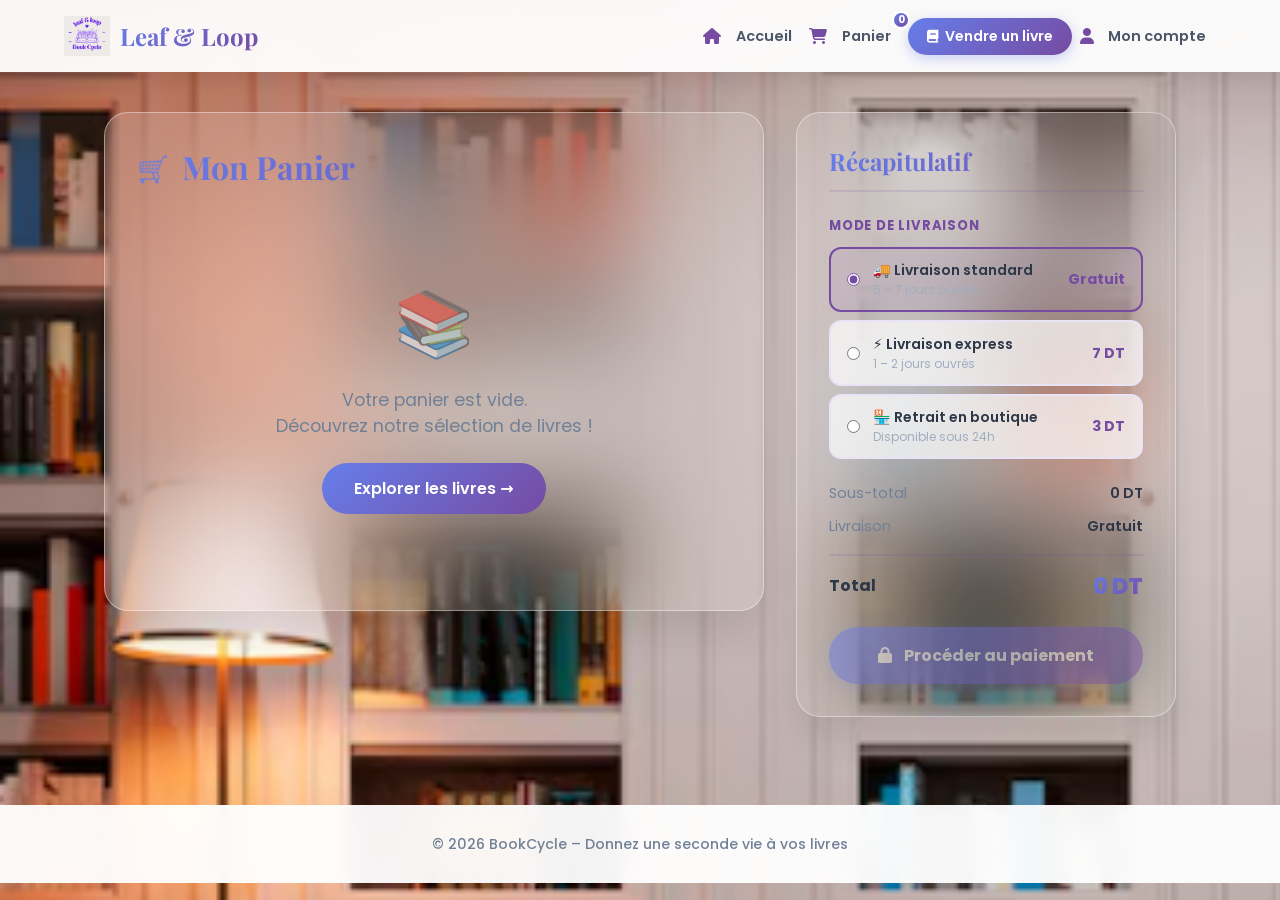
<file: code/panier.html>
<!DOCTYPE html>
<html lang="fr">
<head>
    <meta charset="UTF-8">
    <meta name="viewport" content="width=device-width, initial-scale=1.0">
    <title>Panier – Leaf & Loop</title>
    <link rel="stylesheet" href="https://cdnjs.cloudflare.com/ajax/libs/font-awesome/6.5.0/css/all.min.css">
    <link href="https://fonts.googleapis.com/css2?family=Playfair+Display:ital,wght@0,400;0,700;1,400&family=Poppins:wght@300;400;500;600;700&display=swap" rel="stylesheet">
    <link rel="stylesheet" href="panier.css">
</head>
<body>

<!-- NAVBAR -->
<nav class="navbar">
    <div class="logo">
        <img src="logo2.png" alt="Leaf & Loop">
        <h1>Leaf &amp; Loop</h1>
    </div>
    <ul class="nav-links">
        <li><i class="fa fa-home icon"></i><a href="acceuil2.html">Accueil</a></li>
        <li>
            <i class="fa fa-shopping-cart icon"></i>
            <a href="panier.html" class="cart-badge">
                Panier
                <span class="cart-count" id="cartCount">0</span>
            </a>
        </li>
        <li class="nav-sell">
            <a href="deposé_livre.html" class="btn-sell"><i class="fa fa-book" style="color:white;font-size:13px;"></i> Vendre un livre</a>
        </li>
        <li><i class="fa fa-user icon"></i><a href="contact.html">Mon compte</a></li>
    </ul>
</nav>

<!-- PAGE CONTENT -->
<div class="page-wrapper">

    <!-- LEFT: CART ITEMS -->
    <div class="cart-section">
        <h2 class="section-title"><span>🛒</span> Mon Panier</h2>

        <!-- Empty state -->
        <div class="cart-empty" id="cartEmpty">
            <div class="empty-icon">📚</div>
            <p>Votre panier est vide.<br>Découvrez notre sélection de livres !</p>
            <a href="market.html">Explorer les livres →</a>
        </div>

        <!-- Items list -->
        <div class="cart-items-list" id="cartItemsList"></div>
    </div>

    <!-- RIGHT: ORDER SUMMARY -->
    <div class="summary-section">
        <div class="summary-title">Récapitulatif</div>



        <!-- Shipping -->
        <div class="shipping-options">
            <div class="shipping-label">Mode de livraison</div>
            <label class="ship-opt selected" onclick="selectShipping(this, 0)">
                <input type="radio" name="ship" checked>
                <div class="ship-opt-info">
                    <div class="ship-opt-name">🚚 Livraison standard</div>
                    <div class="ship-opt-time">5 – 7 jours ouvrés</div>
                </div>
                <span class="ship-opt-price">Gratuit</span>
            </label>
            <label class="ship-opt" onclick="selectShipping(this, 7)">
                <input type="radio" name="ship">
                <div class="ship-opt-info">
                    <div class="ship-opt-name">⚡ Livraison express</div>
                    <div class="ship-opt-time">1 – 2 jours ouvrés</div>
                </div>
                <span class="ship-opt-price">7 DT</span>
            </label>
            <label class="ship-opt" onclick="selectShipping(this, 3)">
                <input type="radio" name="ship">
                <div class="ship-opt-info">
                    <div class="ship-opt-name">🏪 Retrait en boutique</div>
                    <div class="ship-opt-time">Disponible sous 24h</div>
                </div>
                <span class="ship-opt-price">3 DT</span>
            </label>
        </div>

        <!-- Totals -->
        <div class="summary-rows">
            <div class="summary-row">
                <span class="label">Sous-total</span>
                <span class="value" id="subtotalVal">0 DT</span>
            </div>
            <div class="summary-row">
                <span class="label">Livraison</span>
                <span class="value" id="shippingVal">Gratuit</span>
            </div>
            <div class="summary-row" id="promoRow" style="display:none;">
                <span class="label">🎉 Code promo</span>
                <span class="value" style="color:#48bb78;" id="promoVal">-0 DT</span>
            </div>
            <div class="summary-row total">
                <span class="label">Total</span>
                <span class="value" id="totalVal">0 DT</span>
            </div>
        </div>

        <button class="checkout-btn" id="checkoutBtn" onclick="openCheckout()" disabled>
            <i class="fa fa-lock"></i> Procéder au paiement
        </button>
    </div>
</div>

<!-- CHECKOUT MODAL -->
<div class="modal-overlay" id="checkoutModal" onclick="closeOnBackdrop(event)">
    <div class="modal">
        <button class="modal-close" onclick="closeModal()">✕</button>
        <div class="modal-icon">🎉</div>
        <h2>Commande confirmée !</h2>
        <p>Merci pour votre commande. Vous recevrez un email de confirmation avec le suivi de votre livraison.</p>
        <div class="modal-steps">
            <div class="mstep"><i class="fa fa-check-circle"></i> Commande reçue</div>
            <div class="mstep"><i class="fa fa-box"></i> Préparation</div>
            <div class="mstep"><i class="fa fa-truck"></i> En route</div>
        </div>
        <button class="modal-btn" onclick="clearCartAndClose()">Retour à l'accueil</button>
    </div>
</div>

<!-- TOAST -->
<div class="toast" id="toast"></div>

<footer>
    <p>© 2026 BookCycle – Donnez une seconde vie à vos livres</p>
</footer>

<script>
// ── DATA ──
const BOOKS = {
    "don-quichotte":  { title:"Don Quichotte",       author:"Miguel de Cervantes",        price:32, condition:"Très bon état", img:"livre1.png" },
    "two-cities":     { title:"A Tale of Two Cities", author:"Charles Dickens",            price:27, condition:"Bon état",      img:"livre2.png" },
    "petit-prince":   { title:"Le Petit Prince",      author:"Antoine de Saint-Exupéry",   price:22, condition:"Comme neuf",   img:"livre3.png" },
    "harry-potter":   { title:"Harry Potter",         author:"J.K. Rowling",               price:40, condition:"Bon état",      img:"livre4.png" },
    "hobbit":         { title:"The Hobbit",            author:"J.R.R. Tolkien",             price:35, condition:"Très bon état", img:"livre5.png" },
};

let cart = JSON.parse(localStorage.getItem('leafloop_cart') || '[]');
let shippingCost = 0;
let promoDiscount = 0;

// ── SAVE & LOAD ──
function saveCart() {
    localStorage.setItem('leafloop_cart', JSON.stringify(cart));
}

// Public API for other pages to add items
window.addToCart = function(bookId) {
    const book = BOOKS[bookId];
    if (!book) return;
    const existing = cart.find(i => i.id === bookId);
    if (existing) {
        existing.qty++;
    } else {
        cart.push({ id: bookId, qty: 1, ...book });
    }
    saveCart();
    updateCartCount();
    showToast(`✅ "${book.title}" ajouté au panier !`, 'success');
};

// ── RENDER ──
function renderCart() {
    const list = document.getElementById('cartItemsList');
    const empty = document.getElementById('cartEmpty');
    const btn = document.getElementById('checkoutBtn');

    list.innerHTML = '';

    if (cart.length === 0) {
        empty.classList.add('show');
        btn.disabled = true;
        updateTotals();
        return;
    }

    empty.classList.remove('show');
    btn.disabled = false;

    cart.forEach(item => {
        const el = document.createElement('div');
        el.className = 'cart-item';
        el.dataset.id = item.id;
        el.innerHTML = `
            <img class="cart-item-img" src="${item.img}" alt="${item.title}"
                 onerror="this.outerHTML='<div class=\\'cart-item-img-placeholder\\'><i class=\\'fa fa-book\\'></i></div>'">
            <div class="cart-item-info">
                <div class="cart-item-title">${item.title}</div>
                <div class="cart-item-author">${item.author}</div>
                <div class="cart-item-condition"><i class="fa fa-star" style="font-size:.65rem;"></i>${item.condition}</div>
                <div class="cart-item-price">${(item.price * item.qty).toFixed(0)} DT</div>
            </div>
            <div class="cart-item-controls">
                <div class="qty-control">
                    <button class="qty-btn" onclick="changeQty('${item.id}', -1)">−</button>
                    <span class="qty-num">${item.qty}</span>
                    <button class="qty-btn" onclick="changeQty('${item.id}', +1)">+</button>
                </div>
                <button class="remove-btn" onclick="removeItem('${item.id}')">
                    <i class="fa fa-trash"></i> Retirer
                </button>
            </div>
        `;
        list.appendChild(el);
    });

    updateTotals();
    updateCartCount();
}

function changeQty(id, delta) {
    const item = cart.find(i => i.id === id);
    if (!item) return;
    item.qty = Math.max(1, item.qty + delta);
    saveCart();
    renderCart();
}

function removeItem(id) {
    const el = document.querySelector(`.cart-item[data-id="${id}"]`);
    if (el) {
        el.classList.add('removing');
        setTimeout(() => {
            cart = cart.filter(i => i.id !== id);
            saveCart();
            renderCart();
        }, 300);
    }
}

function updateTotals() {
    const subtotal = cart.reduce((s, i) => s + i.price * i.qty, 0);
    const total = Math.max(0, subtotal + shippingCost - promoDiscount);
    document.getElementById('subtotalVal').textContent = subtotal.toFixed(0) + ' DT';
    document.getElementById('shippingVal').textContent = shippingCost === 0 ? 'Gratuit' : shippingCost + ' DT';
    document.getElementById('totalVal').textContent = total.toFixed(0) + ' DT';
}

function updateCartCount() {
    const total = cart.reduce((s, i) => s + i.qty, 0);
    const el = document.getElementById('cartCount');
    if (el) {
        el.textContent = total;
        el.classList.remove('bump');
        void el.offsetWidth;
        el.classList.add('bump');
    }
}

// ── SHIPPING ──
function selectShipping(el, cost) {
    document.querySelectorAll('.ship-opt').forEach(o => o.classList.remove('selected'));
    el.classList.add('selected');
    el.querySelector('input').checked = true;
    shippingCost = cost;
    updateTotals();
}

// ── PROMO ──
const PROMOS = { 'LEAF10': 10, 'LOOP20': 20, 'BOOKCYCLE': 15 };
function applyPromo() {
    const code = document.getElementById('promoInput').value.trim().toUpperCase();
    if (PROMOS[code]) {
        promoDiscount = PROMOS[code];
        document.getElementById('promoRow').style.display = 'flex';
        document.getElementById('promoVal').textContent = `-${promoDiscount} DT`;
        updateTotals();
        showToast(`🎉 Code "${code}" appliqué ! -${promoDiscount} DT`, 'success');
    } else {
        showToast('❌ Code promo invalide.', '');
    }
}

// ── CHECKOUT ──
function openCheckout() {
    if (cart.length === 0) return;
    document.getElementById('checkoutModal').classList.add('active');
    document.body.style.overflow = 'hidden';
}
function closeModal() {
    document.getElementById('checkoutModal').classList.remove('active');
    document.body.style.overflow = '';
}
function closeOnBackdrop(e) {
    if (e.target === document.getElementById('checkoutModal')) closeModal();
}
function clearCartAndClose() {
    cart = [];
    saveCart();
    closeModal();
    renderCart();
    showToast('✅ Merci ! Votre commande a été passée.', 'success');
    setTimeout(() => { window.location.href = 'acceuil2.html'; }, 1800);
}

// ── TOAST ──
function showToast(msg, type) {
    const t = document.getElementById('toast');
    t.textContent = msg;
    t.className = 'toast show' + (type === 'success' ? ' success' : '');
    clearTimeout(t._timer);
    t._timer = setTimeout(() => t.classList.remove('show'), 3000);
}

// ── INIT ──
renderCart();

// Escape key
document.addEventListener('keydown', e => { if (e.key==='Escape') closeModal(); });
</script>
</body>
</html>
</file>
<file: code/style2.css>
/* ========== RESET & BASE ========== */
* {
    margin: 0;
    padding: 0;
    box-sizing: border-box;
}

body {
    font-family: 'Poppins', 'Segoe UI', system-ui, sans-serif;
    background-image: url('bg_section2.png');
    background-attachment: fixed;
    background-size: cover;
    min-height: 100vh;
    color: #2d3748;
}

/* ========== NAVBAR ========== */
.navbar {
    display: flex;
    justify-content: space-between;
    align-items: center;
    padding: 1rem 5%;
    background: rgba(255, 255, 255, 0.97);
    backdrop-filter: blur(12px);
    box-shadow: 0 4px 24px rgba(0, 0, 0, 0.08);
    position: sticky;
    top: 0;
    z-index: 1000;
}

.logo {
    display: flex;
    align-items: center;
    gap: 0.6rem;
}

.logo img {
    width: 46px;
}

.logo h1 {
    font-family: 'Playfair Display', serif;
    font-size: 1.5rem;
    font-weight: 700;
    background: linear-gradient(135deg, #667eea 0%, #764ba2 100%);
    -webkit-background-clip: text;
    background-clip: text;
    color: transparent;
    letter-spacing: -0.3px;
}

.nav-links {
    display: flex;
    gap: 0.5rem;
    list-style: none;
    align-items: center;
}

.nav-links li {
    display: flex;
    align-items: center;
    gap: 0.3rem;
}

.icon {
    font-size: 16px;
    color: #764ba2;
    transition: 0.3s;
}

.nav-links a {
    text-decoration: none;
    color: #4a5568;
    font-weight: 600;
    font-size: 0.9rem;
    transition: all 0.3s ease;
    position: relative;
    padding: 0.4rem 0.6rem;
}

.nav-links a:hover {
    color: #667eea;
}

.nav-links a::after {
    content: '';
    position: absolute;
    bottom: -2px;
    left: 0;
    width: 0%;
    height: 2px;
    background: linear-gradient(135deg, #667eea, #764ba2);
    transition: width 0.3s ease;
}

.nav-links a:hover::after {
    width: 100%;
}

/* ✨ SELL BUTTON in navbar */
.btn-sell {
    display: flex !important;
    align-items: center;
    gap: 0.4rem;
    background: linear-gradient(135deg, #667eea 0%, #764ba2 100%);
    color: white !important;
    padding: 0.5rem 1.2rem !important;
    border-radius: 50px !important;
    font-weight: 600 !important;
    font-size: 0.88rem !important;
    transition: all 0.3s ease !important;
    box-shadow: 0 4px 14px rgba(102, 126, 234, 0.35);
    white-space: nowrap;
}

.btn-sell:hover {
    transform: translateY(-2px);
    box-shadow: 0 8px 20px rgba(102, 126, 234, 0.5) !important;
    color: white !important;
}

.btn-sell::after {
    display: none !important;
}

.icon-sell {
    font-size: 14px;
    color: white !important;
}

/* ========== SEARCH ========== */
.search-container {
    padding: 1.5rem 5%;
    background: rgba(255,255,255,0.15);
    backdrop-filter: blur(10px);
    margin: 1.2rem 5%;
    border-radius: 60px;
    box-shadow: 0 8px 32px rgba(0,0,0,0.08);
}

.search-box {
    display: flex;
    align-items: center;
    background: white;
    border-radius: 50px;
    padding: 0.4rem 1rem;
    box-shadow: 0 2px 12px rgba(0,0,0,0.07);
}

.search-box input {
    flex: 1;
    border: none;
    padding: 0.9rem;
    font-size: 0.95rem;
    outline: none;
    font-family: 'Poppins', sans-serif;
    background: transparent;
    color: #2d3748;
}

.search-box button {
    background: linear-gradient(135deg, #667eea 0%, #764ba2 100%);
    border: none;
    padding: 0.75rem 2rem;
    border-radius: 50px;
    color: white;
    font-weight: 600;
    cursor: pointer;
    transition: all 0.3s ease;
    font-family: 'Poppins', sans-serif;
    font-size: 0.9rem;
}

.search-box button:hover {
    transform: translateY(-2px);
    box-shadow: 0 5px 15px rgba(102, 126, 234, 0.4);
}

/* ========== HERO ========== */
.hero {
    text-align: center;
    padding: 4rem 5%;
    background: rgba(255, 255, 255, 0.12);
    margin: 1.5rem 5%;
    border-radius: 30px;
    backdrop-filter: blur(50px);
    box-shadow: 0 20px 40px rgba(0,0,0,0.08);
    border: 1px solid rgba(255,255,255,0.4);
}

.hero-badge {
    display: inline-block;
    background: rgba(102, 126, 234, 0.12);
    color: #667eea;
    padding: 0.4rem 1.2rem;
    border-radius: 50px;
    font-size: 0.85rem;
    font-weight: 600;
    margin-bottom: 1.2rem;
    border: 1px solid rgba(102, 126, 234, 0.25);
}

.hero h1 {
    font-family: 'Playfair Display', serif;
    font-size: 3.2rem;
    font-weight: 700;
    margin-bottom: 1rem;
    background: linear-gradient(135deg, #667eea 0%, #764ba2 100%);
    -webkit-background-clip: text;
    background-clip: text;
    color: transparent;
    letter-spacing: -1px;
    line-height: 1.2;
}

.hero p {
    font-size: 1.1rem;
    color: #4a5568;
    margin-bottom: 2rem;
    max-width: 580px;
    margin-left: auto;
    margin-right: auto;
    line-height: 1.7;
}

.hero-actions {
    display: flex;
    gap: 1rem;
    justify-content: center;
    flex-wrap: wrap;
    margin-bottom: 2.5rem;
}

.btn-primary {
    display: inline-block;
    background: linear-gradient(135deg, #667eea 0%, #764ba2 100%);
    color: white;
    padding: 0.9rem 2.2rem;
    border-radius: 50px;
    text-decoration: none;
    font-weight: 600;
    font-size: 1rem;
    transition: all 0.3s ease;
    box-shadow: 0 4px 15px rgba(102, 126, 234, 0.3);
    font-family: 'Poppins', sans-serif;
    border: none;
    cursor: pointer;
}

.btn-primary:hover {
    transform: translateY(-3px);
    box-shadow: 0 8px 25px rgba(102, 126, 234, 0.4);
}

.btn-secondary {
    display: inline-block;
    background: white;
    color: #764ba2;
    padding: 0.9rem 2.2rem;
    border-radius: 50px;
    text-decoration: none;
    font-weight: 600;
    font-size: 1rem;
    transition: all 0.3s ease;
    box-shadow: 0 4px 15px rgba(0,0,0,0.1);
    border: 2px solid rgba(118, 75, 162, 0.3);
}

.btn-secondary:hover {
    transform: translateY(-3px);
    background: rgba(118, 75, 162, 0.08);
    box-shadow: 0 8px 25px rgba(0,0,0,0.12);
}

/* Stats row */
.hero-stats {
    display: flex;
    justify-content: center;
    align-items: center;
    gap: 2rem;
    flex-wrap: wrap;
}

.stat {
    display: flex;
    flex-direction: column;
    gap: 0.2rem;
}

.stat-num {
    font-size: 1.8rem;
    font-weight: 800;
    background: linear-gradient(135deg, #667eea, #764ba2);
    -webkit-background-clip: text;
    background-clip: text;
    color: transparent;
}

.stat-label {
    font-size: 0.8rem;
    color: #718096;
    font-weight: 500;
}

.stat-divider {
    width: 1px;
    height: 40px;
    background: rgba(0,0,0,0.12);
}

/* ========== BOOKS SECTION ========== */
#s2 {
    text-align: center;
    padding: 3rem 5%;
    background: rgba(255, 255, 255, 0.12);
    margin: 1.5rem 5%;
    border-radius: 30px;
    backdrop-filter: blur(50px);
    box-shadow: 0 20px 40px rgba(0,0,0,0.08);
    border: 1px solid rgba(255,255,255,0.4);
}

#s2 h2 {
    font-family: 'Playfair Display', serif;
    font-size: 2.5rem;
    font-weight: 700;
    margin-bottom: 2rem;
    background: linear-gradient(135deg, #667eea 0%, #764ba2 100%);
    -webkit-background-clip: text;
    background-clip: text;
    color: transparent;
}

.book-container {
    display: flex;
    justify-content: center;
    gap: 1.5rem;
    flex-wrap: wrap;
    margin-top: 1rem;
}

.book-card {
    background: white;
    padding: 1.2rem;
    border-radius: 18px;
    width: 190px;
    text-align: center;
    transition: all 0.3s ease;
    box-shadow: 0 5px 20px rgba(0,0,0,0.08);
    position: relative;
    overflow: hidden;
}

.book-card:hover {
    transform: translateY(-8px);
    box-shadow: 0 15px 35px rgba(102, 126, 234, 0.2);
}

.book-badge {
    position: absolute;
    top: 10px;
    right: 10px;
    background: linear-gradient(135deg, #667eea, #764ba2);
    color: white;
    font-size: 0.65rem;
    font-weight: 700;
    padding: 3px 8px;
    border-radius: 20px;
    text-transform: uppercase;
    letter-spacing: 0.5px;
}

.book-card img {
    width: 100%;
    height: 200px;
    object-fit: cover;
    border-radius: 10px;
    margin-bottom: 0.8rem;
}

.book-card h3 {
    font-size: 0.88rem;
    font-weight: 700;
    color: #2d3748;
    margin-bottom: 0.2rem;
    line-height: 1.3;
}

.book-author {
    font-size: 0.75rem;
    color: #a0aec0;
    margin-bottom: 0.5rem !important;
}

.book-price {
    color: #764ba2 !important;
    font-weight: 700;
    font-size: 0.9rem;
    margin-bottom: 0.8rem !important;
}

.btn-card {
    padding: 0.6rem 1.2rem !important;
    font-size: 0.85rem !important;
    display: inline-flex;
    align-items: center;
    gap: 6px;
}

/* ========== HOW IT WORKS ========== */
.how-it-works {
    text-align: center;
    padding: 3rem 5%;
    background: rgba(255, 255, 255, 0.12);
    margin: 1.5rem 5%;
    border-radius: 30px;
    backdrop-filter: blur(50px);
    box-shadow: 0 20px 40px rgba(0,0,0,0.08);
    border: 1px solid rgba(255,255,255,0.4);
}

.how-it-works h2 {
    font-family: 'Playfair Display', serif;
    font-size: 2.5rem;
    font-weight: 700;
    margin-bottom: 2.5rem;
    background: linear-gradient(135deg, #667eea 0%, #764ba2 100%);
    -webkit-background-clip: text;
    background-clip: text;
    color: transparent;
}

.steps {
    display: flex;
    justify-content: center;
    align-items: center;
    gap: 1rem;
    flex-wrap: wrap;
}

.step {
    background: white;
    border-radius: 20px;
    padding: 2rem 1.5rem;
    width: 200px;
    box-shadow: 0 8px 24px rgba(0,0,0,0.07);
    transition: transform 0.3s;
}

.step:hover { transform: translateY(-5px); }

.step-icon {
    font-size: 2.5rem;
    margin-bottom: 0.8rem;
}

.step h4 {
    font-weight: 700;
    color: #2d3748;
    margin-bottom: 0.5rem;
    font-size: 1rem;
}

.step p {
    font-size: 0.82rem;
    color: #718096;
    line-height: 1.5;
}

.step-arrow {
    font-size: 1.8rem;
    color: #764ba2;
    font-weight: 300;
}

/* ========== FOOTER ========== */
footer {
    background: rgba(255, 255, 255, 0.97);
    margin-top: 3rem;
    padding: 2rem 5%;
}

.footer-inner {
    display: flex;
    justify-content: space-between;
    align-items: center;
    flex-wrap: wrap;
    gap: 1rem;
    max-width: 1100px;
    margin: 0 auto;
}

.footer-logo {
    display: flex;
    align-items: center;
    gap: 0.5rem;
    font-family: 'Playfair Display', serif;
    font-size: 1.1rem;
    font-weight: 700;
    background: linear-gradient(135deg, #667eea, #764ba2);
    -webkit-background-clip: text;
    background-clip: text;
    color: transparent;
}

footer p {
    color: #718096;
    font-size: 0.88rem;
}

.footer-links {
    display: flex;
    gap: 1.5rem;
}

.footer-links a {
    color: #a0aec0;
    text-decoration: none;
    font-size: 0.85rem;
    transition: color 0.3s;
}

.footer-links a:hover { color: #667eea; }

/* ========== RESPONSIVE ========== */
@media (max-width: 768px) {
    .navbar {
        flex-direction: column;
        gap: 1rem;
        padding: 1rem;
    }

    .nav-links {
        gap: 0.5rem;
        flex-wrap: wrap;
        justify-content: center;
    }

    .hero h1 {
        font-size: 2rem;
    }

    .hero p {
        font-size: 0.95rem;
    }

    .hero-stats {
        gap: 1rem;
    }

    .stat-divider { display: none; }

    .search-box {
        flex-direction: column;
        gap: 0.8rem;
        background: transparent;
    }

    .search-box input {
        background: white;
        border-radius: 50px;
        width: 100%;
    }

    .search-box button {
        width: 100%;
    }

    .book-container {
        gap: 1rem;
    }

    .book-card {
        width: 155px;
    }

    .form-row {
        grid-template-columns: 1fr;
    }

    .steps {
        flex-direction: column;
    }

    .step-arrow {
        transform: rotate(90deg);
    }

    .footer-inner {
        flex-direction: column;
        text-align: center;
    }

    .modal {
        padding: 1.5rem;
        border-radius: 20px;
    }
}
</file>
<file: code/contact.css>
/* ========== GOOGLE FONTS ========== */
@import url('https://fonts.googleapis.com/css2?family=Playfair+Display:ital,wght@0,400;0,700;1,400&family=Poppins:wght@300;400;500;600;700&display=swap');

/* ========== RESET & BASE ========== */
* {
    margin: 0;
    padding: 0;
    box-sizing: border-box;
}

body {
    font-family: 'Poppins', 'Segoe UI', system-ui, sans-serif;
    background-image: url('bg_section2.png');
    background-attachment: fixed;
    background-size: cover;
    min-height: 100vh;
    color: #2d3748;
}

/* ========== NAVBAR ========== */
.navbar {
    display: flex;
    justify-content: space-between;
    align-items: center;
    padding: 1rem 5%;
    background: rgba(255, 255, 255, 0.97);
    backdrop-filter: blur(12px);
    box-shadow: 0 4px 24px rgba(0, 0, 0, 0.08);
    position: sticky;
    top: 0;
    z-index: 1000;
}

.logo {
    display: flex;
    align-items: center;
    gap: 0.6rem;
}

.logo img {
    width: 46px;
}

.logo h1 {
    font-family: 'Playfair Display', serif;
    font-size: 1.5rem;
    font-weight: 700;
    background: linear-gradient(135deg, #667eea 0%, #764ba2 100%);
    -webkit-background-clip: text;
    background-clip: text;
    color: transparent;
    letter-spacing: -0.3px;
}

.nav-links {
    display: flex;
    gap: 0.5rem;
    list-style: none;
    align-items: center;
}

.nav-links li {
    display: flex;
    align-items: center;
    gap: 0.3rem;
}

.icon {
    font-size: 16px;
    color: #764ba2;
    transition: 0.3s;
}

.nav-links a {
    text-decoration: none;
    color: #4a5568;
    font-weight: 600;
    font-size: 0.9rem;
    transition: all 0.3s ease;
    position: relative;
    padding: 0.4rem 0.6rem;
}

.nav-links a:hover {
    color: #667eea;
}

.nav-links a::after {
    content: '';
    position: absolute;
    bottom: -2px;
    left: 0;
    width: 0%;
    height: 2px;
    background: linear-gradient(135deg, #667eea, #764ba2);
    transition: width 0.3s ease;
}

.nav-links a:hover::after {
    width: 100%;
}
/*  SELL BUTTON in navbar */
.btn-sell {
    display: flex !important;
    align-items: center;
    gap: 0.4rem;
    background: linear-gradient(135deg, #667eea 0%, #764ba2 100%);
    color: white !important;
    padding: 0.5rem 1.2rem !important;
    border-radius: 50px !important;
    font-weight: 600 !important;
    font-size: 0.88rem !important;
    transition: all 0.3s ease !important;
    box-shadow: 0 4px 14px rgba(102, 126, 234, 0.35);
    white-space: nowrap;
}

.btn-sell:hover {
    transform: translateY(-2px);
    box-shadow: 0 8px 20px rgba(102, 126, 234, 0.5) !important;
    color: white !important;
}

.btn-sell::after {
    display: none !important;
}

.icon-sell {
    font-size: 14px;
    color: white !important;
}


/* ========== FORM SECTION ========== */
.form-section {
    display: flex;
    justify-content: center;
    align-items: flex-start;
    padding: 2.5rem 5%;
    min-height: calc(100vh - 80px - 80px);
}

/* ========== FORM CARD — glassmorphism comme hero/s2 ========== */
.form-container {
    /* même style que .hero et #s2 de acceuil2 */
    background: rgba(255, 255, 255, 0.12);
    backdrop-filter: blur(50px);
    -webkit-backdrop-filter: blur(50px);
    border-radius: 30px;
    padding: 3rem 3.5rem;
    width: 100%;
    max-width: 620px;
    box-shadow: 0 20px 40px rgba(0, 0, 0, 0.1);
    border: 1px solid rgba(255, 255, 255, 0.4);
    display: flex;
    flex-direction: column;
    gap: 1.5rem;
}

.form-container h2 {
    text-align: center;
    font-family: 'Playfair Display', Georgia, serif;
    font-size: 2.2rem;
    font-weight: 700;
    background: linear-gradient(135deg, #667eea 0%, #764ba2 100%);
    -webkit-background-clip: text;
    background-clip: text;
    color: transparent;
    letter-spacing: -0.5px;
    margin-bottom: 0.3rem;
}

/* ========== FORM GROUPS ========== */
.form-group {
    display: flex;
    flex-direction: column;
    gap: 0.75rem;
    padding: 1.4rem 1.6rem;
    background: rgba(255, 255, 255, 0.55);
    backdrop-filter: blur(10px);
    -webkit-backdrop-filter: blur(10px);
    border-radius: 18px;
    border: 1px solid rgba(255, 255, 255, 0.7);
}

.form-group h3 {
    font-size: 0.82rem;
    font-weight: 700;
    color: #764ba2;
    text-transform: uppercase;
    letter-spacing: 0.8px;
    padding-bottom: 0.5rem;
    border-bottom: 2px solid rgba(118, 75, 162, 0.15);
    margin-bottom: 0.2rem;
}

/* ========== INPUTS ========== */
.form-group input,
.form-group select {
    border: 2px solid rgba(200, 190, 230, 0.6);
    border-radius: 12px;
    padding: 0.8rem 1.1rem;
    font-size: 0.92rem;
    font-family: 'Poppins', sans-serif;
    color: #2d3748;
    outline: none;
    transition: border-color 0.3s, box-shadow 0.3s;
    width: 100%;
    background: rgba(255, 255, 255, 0.85);
}

.form-group input:focus,
.form-group select:focus {
    border-color: #764ba2;
    box-shadow: 0 0 0 3px rgba(118, 75, 162, 0.12);
    background: white;
}

.form-group input::placeholder {
    color: #b0aac0;
    font-size: 0.88rem;
}

/* ========== INPUT ROW (2 colonnes) ========== */
.input-row {
    display: grid;
    grid-template-columns: 1fr 1fr;
    gap: 0.75rem;
}

/* ========== SUBMIT BUTTON ========== */
.form-container button[type="submit"] {
    background: linear-gradient(135deg, #667eea 0%, #764ba2 100%);
    color: white;
    border: none;
    padding: 1rem 2rem;
    border-radius: 50px;
    font-size: 1rem;
    font-weight: 700;
    font-family: 'Poppins', sans-serif;
    cursor: pointer;
    transition: all 0.3s ease;
    box-shadow: 0 4px 15px rgba(102, 126, 234, 0.35);
    width: 100%;
    margin-top: 0.5rem;
    letter-spacing: 0.3px;
}

.form-container button[type="submit"]:hover {
    transform: translateY(-2px);
    box-shadow: 0 8px 25px rgba(102, 126, 234, 0.5);
}

/* ========== FOOTER ========== */
footer {
    background: rgba(255, 255, 255, 0.97);
    margin-top: 3rem;
    padding: 2rem 5%;
}

.footer-inner {
    display: flex;
    justify-content: space-between;
    align-items: center;
    flex-wrap: wrap;
    gap: 1rem;
    max-width: 1100px;
    margin: 0 auto;
}

.footer-logo {
    display: flex;
    align-items: center;
    gap: 0.5rem;
    font-family: 'Playfair Display', serif;
    font-size: 1.1rem;
    font-weight: 700;
    background: linear-gradient(135deg, #667eea, #764ba2);
    -webkit-background-clip: text;
    background-clip: text;
    color: transparent;
}

footer p {
    color: #718096;
    font-size: 0.88rem;
}

.footer-links {
    display: flex;
    gap: 1.5rem;
}

.footer-links a {
    color: #a0aec0;
    text-decoration: none;
    font-size: 0.85rem;
    transition: color 0.3s;
}

.footer-links a:hover { color: #667eea; }

/* ========== RESPONSIVE ========== */
@media (max-width: 768px) {
    .navbar {
        flex-direction: column;
        gap: 1rem;
        padding: 1rem;
    }

    .nav-links {
        gap: 0.4rem;
        flex-wrap: wrap;
        justify-content: center;
    }

    .form-container {
        padding: 2rem 1.5rem;
        border-radius: 24px;
    }

    .form-container h2 {
        font-size: 1.6rem;
    }

    .input-row {
        grid-template-columns: 1fr;
    }
}
</file>
<file: code/déposé_livre.css>
* { box-sizing: border-box; margin: 0; padding: 0; }
body {
        font-family: 'Poppins', sans-serif;
        background: #f5f0ff;
        min-height: 100vh;
        background-image: url('bg_section2.png');
        background-size: cover;
        background-attachment: fixed;
        }

/* ── Contenu centré (remplace le flex sur body) ── */
.page-content {
    display: flex;
    flex-direction: column;
    align-items: center;
    padding: 3rem 1rem;
}
       
/* ══════════════════════════════════════
   NAVBAR (sticky)
══════════════════════════════════════ */
.navbar {
    display: flex;
    justify-content: space-between;
    align-items: center;
    padding: 1rem 5%;
    background: rgba(255, 255, 255, 0.97);
    backdrop-filter: blur(12px);
    -webkit-backdrop-filter: blur(12px);
    box-shadow: 0 4px 24px rgba(0, 0, 0, 0.08);
    position: sticky;
    top: 0;
    z-index: 1000;
}

.logo {
    display: flex;
    align-items: center;
    gap: 0.6rem;
}

.logo img { width: 46px; }

.logo h1 {
    font-family: 'Playfair Display', serif;
    font-size: 1.5rem;
    font-weight: 700;
    background: linear-gradient(135deg, #667eea 0%, #764ba2 100%);
    -webkit-background-clip: text;
    background-clip: text;
    color: transparent;
    letter-spacing: -0.3px;
}

.nav-links {
    display: flex;
    gap: 0.5rem;
    list-style: none;
    align-items: center;
}

.nav-links li {
    display: flex;
    align-items: center;
    gap: 0.3rem;
}

.icon {
    font-size: 16px;
    color: #764ba2;
    transition: 0.3s;
}

.nav-links a {
    text-decoration: none;
    color: #4a5568;
    font-weight: 600;
    font-size: 0.9rem;
    transition: all 0.3s ease;
    position: relative;
    padding: 0.4rem 0.6rem;
}

.nav-links a:hover { color: #667eea; }

.nav-links a::after {
    content: '';
    position: absolute;
    bottom: -2px;
    left: 0;
    width: 0%;
    height: 2px;
    background: linear-gradient(135deg, #667eea, #764ba2);
    transition: width 0.3s ease;
}

.nav-links a:hover::after { width: 100%; }

.btn-sell {
    display: flex !important;
    align-items: center;
    gap: 0.4rem;
    background: linear-gradient(135deg, #667eea 0%, #764ba2 100%);
    color: white !important;
    padding: 0.5rem 1.2rem !important;
    border-radius: 50px !important;
    font-weight: 600 !important;
    font-size: 0.88rem !important;
    transition: all 0.3s ease !important;
    box-shadow: 0 4px 14px rgba(102, 126, 234, 0.35);
    white-space: nowrap;
}

.btn-sell:hover {
    transform: translateY(-2px);
    box-shadow: 0 8px 20px rgba(102, 126, 234, 0.5) !important;
    color: white !important;
}

.btn-sell::after { display: none !important; }

.icon-sell {
    font-size: 14px;
    color: white !important;
}

        /* ── En-tête de page ── */
        .page-header {
            text-align: center;
            margin-bottom: 2rem;
            background-color:white;
            padding-left: 125px;
            padding-right: 125px;
            border-radius: 20px;
        }

        .page-header .icon { font-size: 3rem; }

        .page-header h1 {
            font-family: 'Playfair Display', serif;
            font-size: 2rem;
            background: linear-gradient(135deg, #667eea, #764ba2);
            -webkit-background-clip: text;
            background-clip: text;
            color: transparent;
            margin: 0.3rem 0 0.1rem;
        }

        .page-header p { color: #888; font-size: 0.95rem; }

        /* ── Carte formulaire ── */
        .card {
            background: white;
            border-radius: 24px;
            padding: 2.5rem;
            width: 100%;
            max-width: 620px;
            box-shadow: 0 20px 50px rgba(102, 126, 234, 0.12);
        }

        /* ── Titre de section ── */
        .section-title {
            
            font-weight: 700;
            color: #5a4a7a;
            font-size: 0.88rem;
            text-transform: uppercase;
            letter-spacing: 0.05em;
            border-bottom: 2px solid #ede7f6;
            padding-bottom: 0.4rem;
            margin: 1.6rem 0 1rem;
            
        }

        /* ── Grille 2 colonnes ── */
        .row {
            display: grid;
            grid-template-columns: 1fr 1fr;
            gap: 1rem;
        }

        /* ── Champ de formulaire ── */
        .field {
            display: flex;
            flex-direction: column;
            gap: 0.35rem;
            margin-bottom: 1rem;
        }

        .field.full { grid-column: 1 / -1; }

        .field label {
            font-size: 0.82rem;
            font-weight: 600;
            color: #4a5568;
        }

        .field input,
        .field select,
        .field textarea {
            border: 2px solid #e8e8f0;
            border-radius: 12px;
            padding: 0.75rem 1rem;
            font-size: 0.9rem;
            font-family: 'Poppins', sans-serif;
            color: #2d3748;
            outline: none;
            transition: border-color 0.2s;
            width: 100%;
            background: #fafafa;
        }

        .field input:focus,
        .field select:focus,
        .field textarea:focus {
            border-color: #764ba2;
            background: white;
        }

        .field textarea { resize: vertical; }

        /* ── Zone upload photo ── */
        .upload-zone {
            border: 2px dashed #c8b8e0;
            border-radius: 14px;
            padding: 1.8rem;
            text-align: center;
            cursor: pointer;
            background: #faf7ff;
            transition: border-color 0.2s, background 0.2s;
            margin-bottom: 1rem;
        }

        .upload-zone:hover {
            border-color: #764ba2;
            background: #f3eeff;
        }

        .upload-zone i { font-size: 2rem; color: #764ba2; }
        .upload-zone p { font-weight: 600; color: #4a5568; margin: 0.4rem 0 0.2rem; }
        .upload-zone span { color: #aaa; font-size: 0.8rem; }

        #photoPreview {
            width: 100%;
            max-height: 200px;
            object-fit: contain;
            border-radius: 12px;
            border: 2px solid #e8e8f0;
            display: none;
            margin-bottom: 1rem;
        }

        /* ── Bouton soumettre ── */
        .btn-submit {
            width: 100%;
            padding: 1rem;
            background: linear-gradient(135deg, #667eea, #764ba2);
            color: white;
            border: none;
            border-radius: 50px;
            font-size: 1rem;
            font-weight: 700;
            font-family: 'Poppins', sans-serif;
            cursor: pointer;
            margin-top: 0.5rem;
            box-shadow: 0 6px 20px rgba(102, 126, 234, 0.35);
            transition: transform 0.2s, box-shadow 0.2s;
        }

        .btn-submit:hover {
            transform: translateY(-2px);
            box-shadow: 0 10px 28px rgba(102, 126, 234, 0.5);
        }

        /* ── Lien retour ── */
        .back-link {
            margin-top: 1.5rem;
            color: #888;
            font-size: 0.88rem;
            text-decoration: none;
        }

        .back-link:hover { color: #764ba2; }
</file>
<file: code/market.css>
/* ── Google Fonts (chargées dans le HTML) ── */
@import url('https://fonts.googleapis.com/css2?family=Playfair+Display:ital,wght@0,400;0,600;0,700;1,400&family=Poppins:wght@300;400;500;600;700&display=swap');

/* ══════════════════════════════════════
   RESET & BASE
══════════════════════════════════════ */
*, *::before, *::after { box-sizing: border-box; margin: 0; padding: 0; }

body {
    font-family: 'Poppins', sans-serif;
    background-image: url("bg_section2.png");
    background-size: cover;
    background-attachment: fixed;
    background-position: center;
    min-height: 100vh;
}

/* ══════════════════════════════════════
   NAVBAR (sticky)
══════════════════════════════════════ */
.navbar {
    display: flex;
    justify-content: space-between;
    align-items: center;
    padding: 1rem 5%;
    background: rgba(255, 255, 255, 0.97);
    backdrop-filter: blur(12px);
    -webkit-backdrop-filter: blur(12px);
    box-shadow: 0 4px 24px rgba(0, 0, 0, 0.08);
    position: sticky;
    top: 0;
    z-index: 1000;
}

.logo {
    display: flex;
    align-items: center;
    gap: 0.6rem;
}

.logo img { width: 46px; }

.logo h1 {
    font-family: 'Playfair Display', serif;
    font-size: 1.5rem;
    font-weight: 700;
    background: linear-gradient(135deg, #667eea 0%, #764ba2 100%);
    -webkit-background-clip: text;
    background-clip: text;
    color: transparent;
    letter-spacing: -0.3px;
}

.nav-links {
    display: flex;
    gap: 0.5rem;
    list-style: none;
    align-items: center;
}

.nav-links li {
    display: flex;
    align-items: center;
    gap: 0.3rem;
}

.icon {
    font-size: 16px;
    color: #764ba2;
    transition: 0.3s;
}

.nav-links a {
    text-decoration: none;
    color: #4a5568;
    font-weight: 600;
    font-size: 0.9rem;
    transition: all 0.3s ease;
    position: relative;
    padding: 0.4rem 0.6rem;
}

.nav-links a:hover { color: #667eea; }

.nav-links a::after {
    content: '';
    position: absolute;
    bottom: -2px;
    left: 0;
    width: 0%;
    height: 2px;
    background: linear-gradient(135deg, #667eea, #764ba2);
    transition: width 0.3s ease;
}

.nav-links a:hover::after { width: 100%; }

.btn-sell {
    display: flex !important;
    align-items: center;
    gap: 0.4rem;
    background: linear-gradient(135deg, #667eea 0%, #764ba2 100%);
    color: white !important;
    padding: 0.5rem 1.2rem !important;
    border-radius: 50px !important;
    font-weight: 600 !important;
    font-size: 0.88rem !important;
    transition: all 0.3s ease !important;
    box-shadow: 0 4px 14px rgba(102, 126, 234, 0.35);
    white-space: nowrap;
}

.btn-sell:hover {
    transform: translateY(-2px);
    box-shadow: 0 8px 20px rgba(102, 126, 234, 0.5) !important;
    color: white !important;
}

.btn-sell::after { display: none !important; }

.icon-sell {
    font-size: 14px;
    color: white !important;
}

/* ══════════════════════════════════════
   SECTION (carte glassmorphism)
══════════════════════════════════════ */
.section {
    text-align: center;
    padding: 2rem 4%;
    background: rgba(255, 255, 255, 0.18);
    margin: 1.8rem 4%;
    border-radius: 30px;
    backdrop-filter: blur(40px);
    -webkit-backdrop-filter: blur(40px);
    box-shadow: 0 20px 48px rgba(0, 0, 0, 0.08);
    border: 1px solid rgba(255, 255, 255, 0.35);
}

.section h2 {
    font-family: 'Playfair Display', serif;
    font-size: 2.2rem;
    font-weight: 700;
    margin-bottom: 1.6rem;
    margin-top: 0;
    background: linear-gradient(135deg, #667eea 0%, #764ba2 100%);
    -webkit-background-clip: text;
    background-clip: text;
    color: transparent;
    letter-spacing: -0.5px;
}

/* ══════════════════════════════════════
   BOOK GRID
══════════════════════════════════════ */
.books {
    display: flex;
    gap: 22px;
    justify-content: center;
    flex-wrap: wrap;
    align-items: stretch;      /* toutes les cartes même hauteur */
}

/* ══════════════════════════════════════
   CARD
══════════════════════════════════════ */
.card {
    background: white;
    padding: 16px 16px 20px;
    width: 190px;
    border-radius: 20px;
    text-align: center;
    transition: transform 0.3s ease, box-shadow 0.3s ease;
    box-shadow: 0 6px 20px rgba(0, 0, 0, 0.10);
    position: relative;
    display: flex;
    flex-direction: column;
    align-items: center;
}

.card:hover {
    transform: translateY(-8px);
    box-shadow: 0 16px 36px rgba(102, 126, 234, 0.22);
}

/* ── Badge (Populaire / Classique) ── */
.card .book-badge,
.card .badge {
    position: absolute;
    top: 14px;
    left: 14px;
    background: linear-gradient(135deg, #667eea 0%, #764ba2 100%);
    color: white;
    font-size: 0.65rem;
    font-weight: 700;
    letter-spacing: 0.06em;
    text-transform: uppercase;
    padding: 4px 10px;
    border-radius: 50px;
    z-index: 2;
}
.categories a{text-decoration: none;}
/* ── Image ── uniform size ── */
.card img {
    width: 100%;
    height: 220px;          /* hauteur fixe identique pour toutes */
    object-fit: cover;      /* recadrage intelligent */
    border-radius: 12px;
    display: block;
    margin-bottom: 12px;
}

/* ── Titre ── */
.card h4 {
    font-family: 'Poppins', sans-serif;
    font-size: 0.88rem;
    font-weight: 700;
    color: #2d3748;
    margin: 0 0 4px;
    line-height: 1.35;
    min-height: 2.4em;      /* 2 lignes réservées → boutons alignés */
    display: flex;
    align-items: center;
    justify-content: center;
}

/* ── Auteur (si présent via .book-author) ── */
.card .book-author {
    font-size: 0.78rem;
    color: #a0aec0;
    margin: 0 0 6px;
}

/* ── Prix ── */
.card p {
    color: #667eea;
    font-weight: 700;
    font-size: 1rem;
    margin: 0 0 14px;
}

/* ── Bouton Commander ── aligné en bas ── */
.card button {
    margin-top: auto;       /* pousse le bouton tout en bas */
    width: 100%;
    background: linear-gradient(135deg, #667eea 0%, #764ba2 100%);
    border: none;
    padding: 10px 0;
    color: white;
    border-radius: 50px;
    cursor: pointer;
    font-family: 'Poppins', sans-serif;
    font-size: 0.88rem;
    font-weight: 600;
    display: flex;
    align-items: center;
    justify-content: center;
    gap: 6px;
    transition: opacity 0.2s, transform 0.2s;
    box-shadow: 0 4px 12px rgba(102, 126, 234, 0.30);
}

.card button:hover {
    opacity: 0.88;
    transform: translateY(-1px);
}

/* ══════════════════════════════════════
   CATEGORIES
══════════════════════════════════════ */
.categories {
    text-align: center;
    padding: 2rem 4%;
    background: rgba(255, 255, 255, 0.18);
    margin: 1.8rem 4%;
    border-radius: 30px;
    backdrop-filter: blur(40px);
    -webkit-backdrop-filter: blur(40px);
    box-shadow: 0 20px 48px rgba(0, 0, 0, 0.08);
    border: 1px solid rgba(255, 255, 255, 0.35);
}

.categories h2 {
    font-family: 'Playfair Display', serif;
    font-size: 2.2rem;
    font-weight: 700;
    margin-bottom: 1.4rem;
    background: linear-gradient(135deg, #667eea 0%, #764ba2 100%);
    -webkit-background-clip: text;
    background-clip: text;
    color: transparent;
    letter-spacing: -0.5px;
}

.cat-container {
    display: flex;
    justify-content: center;
    gap: 14px;
    flex-wrap: wrap;
}

.cat {
    background: rgba(255, 255, 255, 0.75);
    padding: 14px 26px;
    border-radius: 50px;
    cursor: pointer;
    font-weight: 600;
    font-size: 0.95rem;
    color: #4a5568;
    transition: background 0.25s, color 0.25s, transform 0.2s;
    border: 1.5px solid rgba(102, 126, 234, 0.15);
}

.cat:hover {
    background: linear-gradient(135deg, #667eea 0%, #764ba2 100%);
    color: white;
    transform: translateY(-2px);
    border-color: transparent;
}

/* ══════════════════════════════════════
   FOOTER
══════════════════════════════════════ */
footer {
    background: rgba(255, 255, 255, 0.97);
    margin-top: 3rem;
    padding: 2rem 5%;
    box-shadow: 0 -2px 16px rgba(0,0,0,0.06);
}

.footer-inner {
    display: flex;
    justify-content: space-between;
    align-items: center;
    flex-wrap: wrap;
    gap: 1rem;
    max-width: 1100px;
    margin: 0 auto;
}

.footer-logo {
    display: flex;
    align-items: center;
    gap: 0.5rem;
    font-family: 'Playfair Display', serif;
    font-size: 1.1rem;
    font-weight: 700;
    background: linear-gradient(135deg, #667eea, #764ba2);
    -webkit-background-clip: text;
    background-clip: text;
    color: transparent;
}

footer p {
    color: #718096;
    font-size: 0.88rem;
}

.footer-links {
    display: flex;
    gap: 1.5rem;
}

.footer-links a {
    color: #a0aec0;
    text-decoration: none;
    font-size: 0.85rem;
    transition: color 0.3s;
}

.footer-links a:hover { color: #667eea; }
</file>
<file: code/panier.css>
:root {
            --purple: #764ba2;
            --blue: #667eea;
            --grad: linear-gradient(135deg, #667eea 0%, #764ba2 100%);
            --white95: rgba(255,255,255,0.95);
            --glass: rgba(255,255,255,0.13);
            --shadow: 0 20px 40px rgba(0,0,0,0.10);
            --radius: 24px;
        }

        * { margin:0; padding:0; box-sizing:border-box; }

        body {
            font-family: 'Poppins', system-ui, sans-serif;
            background-image: url('bg_section2.png');
            background-attachment: fixed;
            background-size: cover;
            min-height: 100vh;
            color: #2d3748;
        }

        /* ── NAVBAR ── */
        .navbar {
            display: flex;
            justify-content: space-between;
            align-items: center;
            padding: 1rem 5%;
            background: var(--white95);
            backdrop-filter: blur(12px);
            box-shadow: 0 4px 24px rgba(0,0,0,0.08);
            position: sticky;
            top: 0;
            z-index: 1000;
        }
        .logo { display:flex; align-items:center; gap:.6rem; }
        .logo img { width:46px; }
        .logo h1 {
            font-family: 'Playfair Display', serif;
            font-size: 1.5rem; font-weight:700;
            background: var(--grad);
            -webkit-background-clip: text; background-clip: text; color:transparent;
        }
        .nav-links { display:flex; gap:.5rem; list-style:none; align-items:center; }
        .nav-links li { display:flex; align-items:center; gap:.3rem; }
        .nav-links .icon { font-size:16px; color:var(--purple); }
        .nav-links a {
            text-decoration:none; color:#4a5568; font-weight:600; font-size:.9rem;
            transition:all .3s; position:relative; padding:.4rem .6rem;
        }
        .nav-links a:hover { color:var(--blue); }
        .nav-links a::after {
            content:''; position:absolute; bottom:-2px; left:0;
            width:0; height:2px; background:var(--grad); transition:width .3s;
        }
        .nav-links a:hover::after { width:100%; }
        .btn-sell {
            display:flex !important; align-items:center; gap:.4rem;
            background: var(--grad); color:white !important;
            padding:.5rem 1.2rem !important; border-radius:50px !important;
            font-weight:600 !important; font-size:.88rem !important;
            transition:all .3s !important; box-shadow:0 4px 14px rgba(102,126,234,.35);
            white-space:nowrap;
        }
        .btn-sell:hover { transform:translateY(-2px); box-shadow:0 8px 20px rgba(102,126,234,.5) !important; }
        .btn-sell::after { display:none !important; }
        .cart-badge {
            position:relative; display:inline-flex; align-items:center;
        }
        .cart-count {
            position:absolute; top:-8px; right:-10px;
            background:var(--grad); color:white;
            font-size:.65rem; font-weight:700;
            width:18px; height:18px; border-radius:50%;
            display:flex; align-items:center; justify-content:center;
            border:2px solid white;
            transition: transform .3s;
        }
        .cart-count.bump { animation: bump .3s ease; }
        @keyframes bump { 0%,100%{transform:scale(1)} 50%{transform:scale(1.5)} }

        /* ── PAGE LAYOUT ── */
        .page-wrapper {
            max-width: 1200px;
            margin: 0 auto;
            padding: 2.5rem 5%;
            display: grid;
            grid-template-columns: 1fr 380px;
            gap: 2rem;
            align-items: start;
        }

        /* ── SECTION TITLES ── */
        .section-title {
            font-family: 'Playfair Display', serif;
            font-size: 2rem; font-weight:700;
            background: var(--grad);
            -webkit-background-clip:text; background-clip:text; color:transparent;
            margin-bottom: 1.5rem;
            display: flex; align-items:center; gap:.8rem;
        }
        .section-title span { font-size:1.6rem; }

        /* ── CART ITEMS ── */
        .cart-section {
            background: var(--glass);
            backdrop-filter: blur(50px);
            border-radius: var(--radius);
            padding: 2rem;
            border: 1px solid rgba(255,255,255,.4);
            box-shadow: var(--shadow);
        }

        .cart-empty {
            text-align: center;
            padding: 4rem 2rem;
            display: none;
        }
        .cart-empty.show { display:block; }
        .cart-empty .empty-icon { font-size:4rem; margin-bottom:1rem; opacity:.5; }
        .cart-empty p { color:#718096; font-size:1.1rem; }
        .cart-empty a {
            display:inline-block; margin-top:1.5rem;
            background: var(--grad); color:white;
            padding:.8rem 2rem; border-radius:50px;
            text-decoration:none; font-weight:600;
            transition:all .3s;
        }
        .cart-empty a:hover { transform:translateY(-2px); box-shadow:0 8px 20px rgba(102,126,234,.4); }

        .cart-items-list { display:flex; flex-direction:column; gap:1rem; }

        .cart-item {
            background: rgba(255,255,255,0.88);
            border-radius: 18px;
            padding: 1.2rem 1.4rem;
            display: grid;
            grid-template-columns: 80px 1fr auto;
            gap: 1.2rem;
            align-items: center;
            box-shadow: 0 4px 16px rgba(0,0,0,.06);
            transition: all .3s;
            animation: slideIn .35s ease;
            position: relative;
            overflow: hidden;
        }
        .cart-item::before {
            content:'';
            position:absolute; left:0; top:0; bottom:0; width:4px;
            background:var(--grad);
            border-radius:4px 0 0 4px;
        }
        .cart-item:hover { transform:translateY(-2px); box-shadow:0 8px 24px rgba(102,126,234,.15); }

        @keyframes slideIn {
            from { opacity:0; transform:translateX(-20px); }
            to   { opacity:1; transform:translateX(0); }
        }
        @keyframes slideOut {
            from { opacity:1; transform:translateX(0); max-height:200px; }
            to   { opacity:0; transform:translateX(30px); max-height:0; padding:0; margin:0; }
        }
        .cart-item.removing {
            animation: slideOut .3s ease forwards;
        }

        .cart-item-img {
            width:80px; height:108px;
            object-fit:cover; border-radius:10px;
            box-shadow:0 4px 12px rgba(0,0,0,.15);
        }
        .cart-item-img-placeholder {
            width:80px; height:108px;
            background: linear-gradient(135deg,#e8e0f5,#d6ccf0);
            border-radius:10px;
            display:flex; align-items:center; justify-content:center;
            font-size:2rem; color:var(--purple); opacity:.6;
        }

        .cart-item-info { display:flex; flex-direction:column; gap:.25rem; }
        .cart-item-title { font-weight:700; font-size:1rem; color:#2d3748; line-height:1.3; }
        .cart-item-author { font-size:.8rem; color:#a0aec0; font-weight:500; }
        .cart-item-condition {
            display:inline-flex; align-items:center; gap:.3rem;
            background:rgba(102,126,234,.1); color:var(--blue);
            font-size:.72rem; font-weight:600;
            padding:.2rem .6rem; border-radius:20px;
            width:fit-content; margin-top:.15rem;
        }
        .cart-item-price { font-size:1.1rem; font-weight:800; color:var(--purple); margin-top:.3rem; }

        .cart-item-controls {
            display:flex; flex-direction:column;
            align-items:flex-end; gap:.7rem;
        }

        .qty-control {
            display:flex; align-items:center; gap:.5rem;
            background:rgba(255,255,255,.9);
            border:2px solid #e8e3f5; border-radius:50px;
            padding:.25rem .5rem;
        }
        .qty-btn {
            background:none; border:none; cursor:pointer;
            width:24px; height:24px; border-radius:50%;
            display:flex; align-items:center; justify-content:center;
            font-size:.9rem; color:var(--purple); font-weight:700;
            transition:all .2s;
        }
        .qty-btn:hover { background:var(--grad); color:white; }
        .qty-num {
            font-weight:700; font-size:.95rem; min-width:20px;
            text-align:center; color:#2d3748;
        }

        .remove-btn {
            background:none; border:none; cursor:pointer;
            color:#fc8181; font-size:.8rem; font-weight:600;
            display:flex; align-items:center; gap:.3rem;
            padding:.3rem .6rem; border-radius:20px;
            transition:all .2s;
        }
        .remove-btn:hover { background:rgba(252,129,129,.1); transform:none; }

        /* ── ORDER SUMMARY ── */
        .summary-section {
            background: var(--glass);
            backdrop-filter: blur(50px);
            border-radius: var(--radius);
            padding: 2rem;
            border: 1px solid rgba(255,255,255,.4);
            box-shadow: var(--shadow);
            position: sticky;
            top: 100px;
        }

        .summary-title {
            font-family: 'Playfair Display', serif;
            font-size: 1.5rem; font-weight:700;
            background: var(--grad);
            -webkit-background-clip:text; background-clip:text; color:transparent;
            margin-bottom:1.5rem;
            padding-bottom:.8rem;
            border-bottom: 2px solid rgba(118,75,162,.15);
        }

        .summary-rows { display:flex; flex-direction:column; gap:.75rem; margin-bottom:1.5rem; }
        .summary-row {
            display:flex; justify-content:space-between; align-items:center;
        }
        .summary-row .label { color:#718096; font-size:.9rem; }
        .summary-row .value { font-weight:600; color:#2d3748; font-size:.9rem; }
        .summary-row.total {
            padding-top:.8rem;
            border-top:2px solid rgba(118,75,162,.15);
            margin-top:.3rem;
        }
        .summary-row.total .label { font-weight:700; color:#2d3748; font-size:1rem; }
        .summary-row.total .value {
            font-size:1.4rem; font-weight:800;
            background:var(--grad);
            -webkit-background-clip:text; background-clip:text; color:transparent;
        }
        .shipping-options { margin-bottom:1.5rem; }
        .shipping-label {
            font-size:.82rem; font-weight:700; color:#764ba2;
            text-transform:uppercase; letter-spacing:.8px;
            margin-bottom:.7rem;
        }
        .ship-opt {
            display:flex; align-items:center; gap:.8rem;
            background:rgba(255,255,255,.7);
            border:2px solid #e8e3f5; border-radius:12px;
            padding:.7rem 1rem; margin-bottom:.5rem; cursor:pointer;
            transition:all .2s;
        }
        .ship-opt:hover, .ship-opt.selected {
            border-color:var(--purple);
            background:rgba(118,75,162,.07);
        }
        .ship-opt input[type=radio] { accent-color:var(--purple); }
        .ship-opt-info { flex:1; }
        .ship-opt-name { font-weight:600; font-size:.88rem; color:#2d3748; }
        .ship-opt-time { font-size:.75rem; color:#a0aec0; }
        .ship-opt-price { font-weight:700; color:var(--purple); font-size:.9rem; }

        .checkout-btn {
            width:100%; background:var(--grad); color:white;
            border:none; padding:1rem 2rem; border-radius:50px;
            font-size:1rem; font-weight:700; font-family:'Poppins',sans-serif;
            cursor:pointer; transition:all .3s;
            box-shadow:0 4px 15px rgba(102,126,234,.35);
            display:flex; align-items:center; justify-content:center; gap:.7rem;
        }
        .checkout-btn:hover { transform:translateY(-2px); box-shadow:0 8px 25px rgba(102,126,234,.5); }
        .checkout-btn:disabled { opacity:.5; cursor:not-allowed; transform:none; }

        .secure-badges {
            display:flex; justify-content:center; gap:1.2rem;
            margin-top:1rem; flex-wrap:wrap;
        }
        .badge {
            display:flex; align-items:center; gap:.35rem;
            font-size:.72rem; color:#a0aec0; font-weight:500;
        }
        .badge i { color:var(--blue); }

        /* ── TOAST ── */
        .toast {
            position:fixed; bottom:2rem; left:50%; transform:translateX(-50%) translateY(100px);
            background:#2d3748; color:white;
            padding:.9rem 2rem; border-radius:50px; font-weight:600; font-size:.92rem;
            z-index:9999; transition:transform .4s ease, opacity .4s;
            opacity:0; box-shadow:0 8px 24px rgba(0,0,0,.2);
            display:flex; align-items:center; gap:.6rem; white-space:nowrap;
        }
        .toast.show { transform:translateX(-50%) translateY(0); opacity:1; }
        .toast.success { background:linear-gradient(135deg,#48bb78,#38a169); }

        /* ── CHECKOUT MODAL ── */
        .modal-overlay {
            position:fixed; inset:0;
            background:rgba(0,0,0,.55); backdrop-filter:blur(6px);
            z-index:9999; display:flex; align-items:center; justify-content:center;
            padding:1rem; opacity:0; pointer-events:none; transition:opacity .3s;
        }
        .modal-overlay.active { opacity:1; pointer-events:all; }
        .modal {
            background:white; border-radius:28px; padding:2.5rem;
            width:100%; max-width:520px;
            box-shadow:0 30px 60px rgba(0,0,0,.2);
            transform:scale(.95) translateY(20px); transition:transform .3s;
            position:relative; text-align:center;
        }
        .modal-overlay.active .modal { transform:scale(1) translateY(0); }
        .modal-close {
            position:absolute; top:1.2rem; right:1.2rem;
            background:#f7f7f7; border:none; width:36px; height:36px;
            border-radius:50%; cursor:pointer; font-size:1rem; color:#666;
            display:flex; align-items:center; justify-content:center; transition:.2s;
        }
        .modal-close:hover { background:#eee; }
        .modal-icon { font-size:3.5rem; margin-bottom:1rem; }
        .modal h2 {
            font-family:'Playfair Display',serif; font-size:1.7rem; font-weight:700;
            background:var(--grad); -webkit-background-clip:text; background-clip:text; color:transparent;
            margin-bottom:.5rem;
        }
        .modal p { color:#718096; font-size:.95rem; line-height:1.6; margin-bottom:1.5rem; }
        .modal-steps {
            display:flex; justify-content:center; gap:1rem;
            margin-bottom:2rem; flex-wrap:wrap;
        }
        .mstep {
            background:#f9f8ff; border-radius:14px; padding:.9rem 1.2rem;
            font-size:.82rem; color:#4a5568; font-weight:600;
            display:flex; align-items:center; gap:.5rem;
        }
        .mstep i { color:var(--purple); }
        .modal-btn {
            background:var(--grad); color:white; border:none;
            padding:.9rem 2.5rem; border-radius:50px;
            font-size:1rem; font-weight:700; font-family:'Poppins',sans-serif;
            cursor:pointer; transition:all .3s;
            box-shadow:0 4px 15px rgba(102,126,234,.35);
        }
        .modal-btn:hover { transform:translateY(-2px); box-shadow:0 8px 25px rgba(102,126,234,.5); }

        /* ── FOOTER ── */
        footer {
            background:var(--white95); backdrop-filter:blur(12px);
            padding:1.8rem 5%; text-align:center; margin-top:3rem;
        }
        footer p { color:#718096; font-size:.88rem; font-weight:500; }

        /* ── RESPONSIVE ── */
        @media (max-width: 900px) {
            .page-wrapper { grid-template-columns:1fr; }
            .summary-section { position:static; }
        }
        @media (max-width: 600px) {
            .navbar { flex-direction:column; gap:1rem; padding:1rem; }
            .nav-links { flex-wrap:wrap; justify-content:center; gap:.4rem; }
            .cart-item { grid-template-columns:60px 1fr; }
            .cart-item-controls { grid-column:1/-1; flex-direction:row; justify-content:space-between; }
        }
</file>
